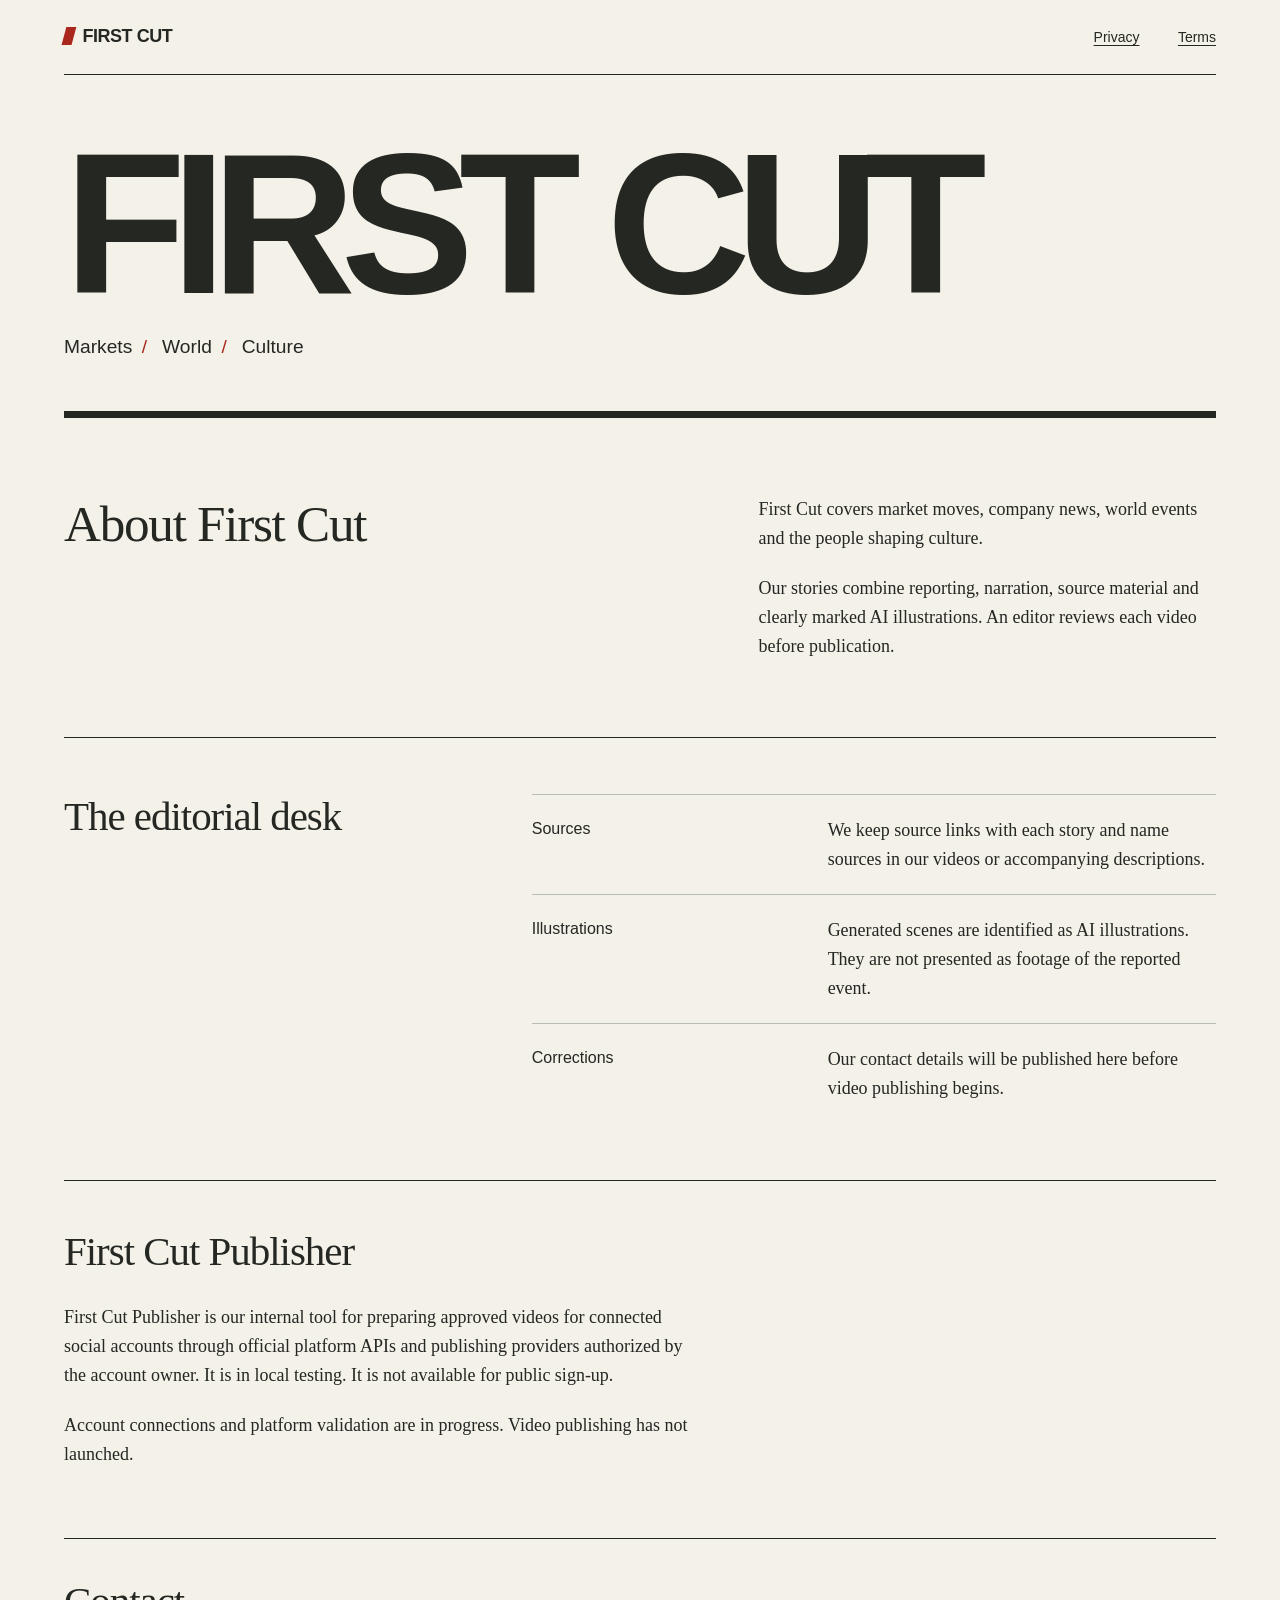
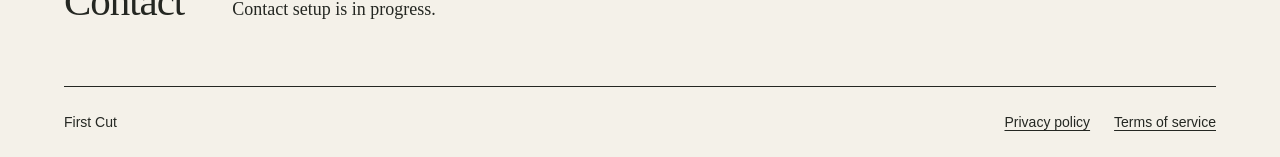
<file: index.html>
<!doctype html>
<html lang="en">
<head>
  <meta charset="utf-8">
  <meta name="viewport" content="width=device-width, initial-scale=1">
  <title>First Cut</title>
  <meta name="description" content="First Cut makes short video stories about markets, world events and culture.">
  <link rel="stylesheet" href="styles.css">
  <link rel="icon" href="icon.svg" type="image/svg+xml">
</head>
<body>
  <a class="skip" href="#main">Skip to content</a>
  <div class="shell">
    <header class="topbar">
      <a class="brand" href="index.html"><span class="brand-mark" aria-hidden="true"></span>FIRST CUT</a>
      <nav aria-label="Main"><a href="privacy.html">Privacy</a><a href="terms.html">Terms</a></nav>
    </header>
    <main id="main">
      <section class="masthead" aria-label="First Cut">
        <h1>FIRST CUT</h1>
        <p class="coverage"><span>Markets</span><span>World</span><span>Culture</span></p>
      </section>
      <section class="intro" aria-labelledby="about">
        <h2 id="about">About First Cut</h2>
        <div><p>First Cut covers market moves, company news, world events and the people shaping culture.</p><p>Our stories combine reporting, narration, source material and clearly marked AI illustrations. An editor reviews each video before publication.</p></div>
      </section>
      <section class="desk" aria-labelledby="editorial">
        <h2 id="editorial">The editorial desk</h2>
        <dl class="desk-list">
          <div><dt>Sources</dt><dd>We keep source links with each story and name sources in our videos or accompanying descriptions.</dd></div>
          <div><dt>Illustrations</dt><dd>Generated scenes are identified as AI illustrations. They are not presented as footage of the reported event.</dd></div>
          <div><dt>Corrections</dt><dd>Our contact details will be published here before video publishing begins.</dd></div>
        </dl>
      </section>
      <section class="publisher" aria-labelledby="publisher">
        <h2 id="publisher">First Cut Publisher</h2>
        <p>First Cut Publisher is our internal tool for preparing approved videos for connected social accounts through official platform APIs and publishing providers authorized by the account owner. It is in local testing. It is not available for public sign-up.</p>
        <p>Account connections and platform validation are in progress. Video publishing has not launched.</p>
      </section>
      <section class="contact" aria-labelledby="contact"><h2 id="contact">Contact</h2><p>Contact setup is in progress.</p></section>
    </main>
    <footer><span>First Cut</span><nav aria-label="Legal"><a href="privacy.html">Privacy policy</a><a href="terms.html">Terms of service</a></nav></footer>
  </div>
</body>
</html>
</file>
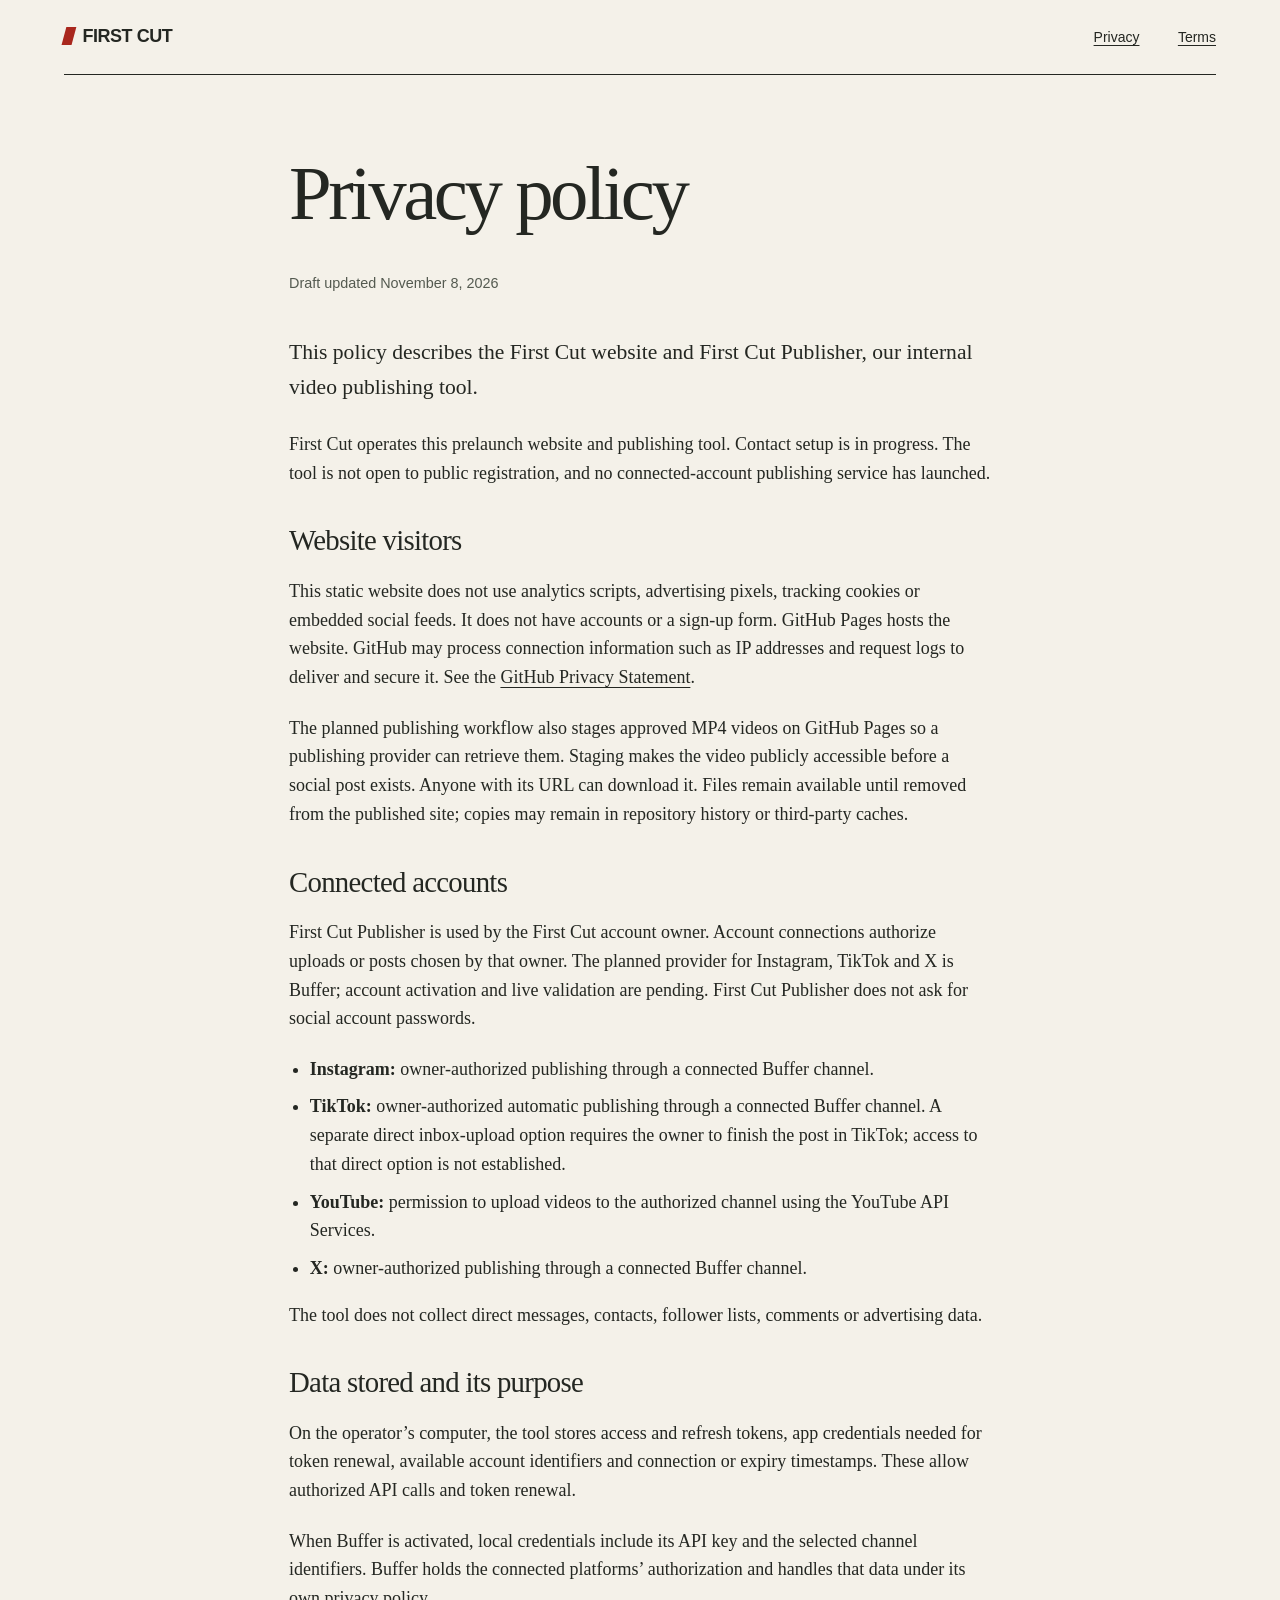
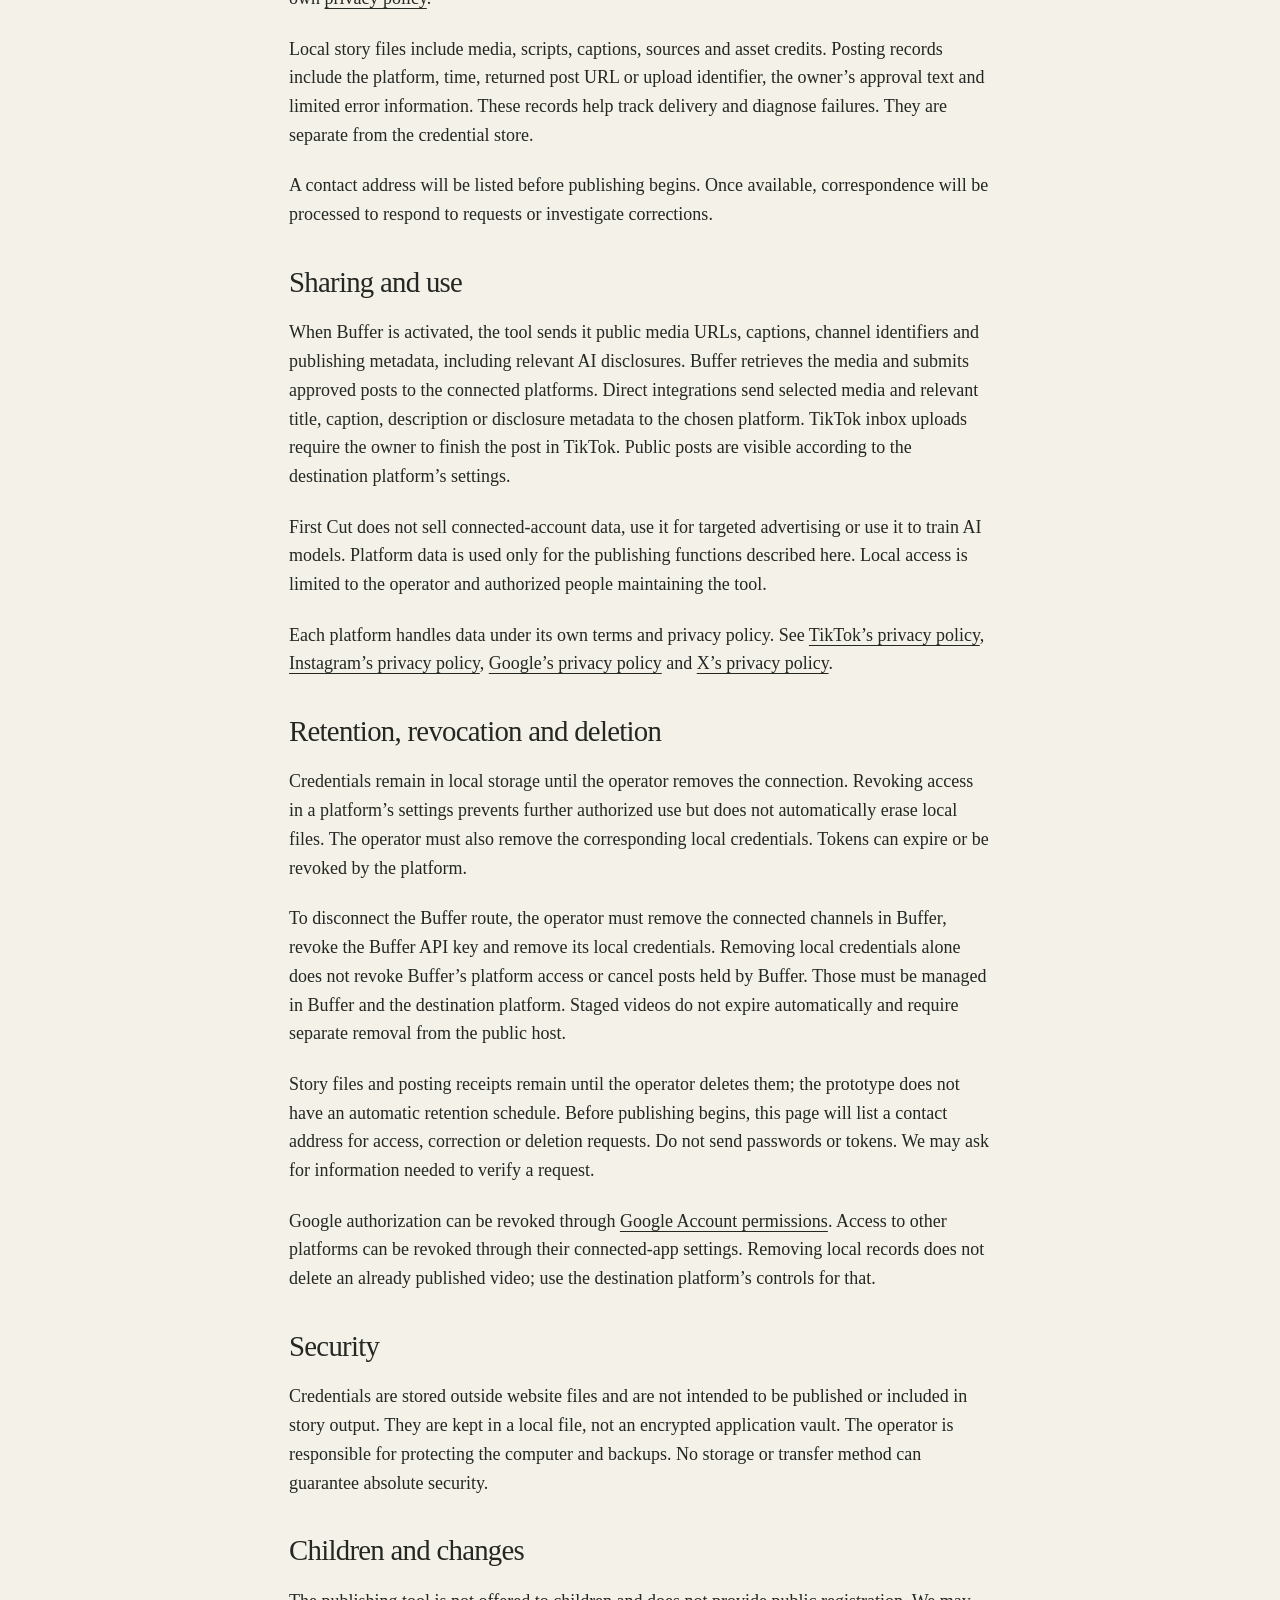
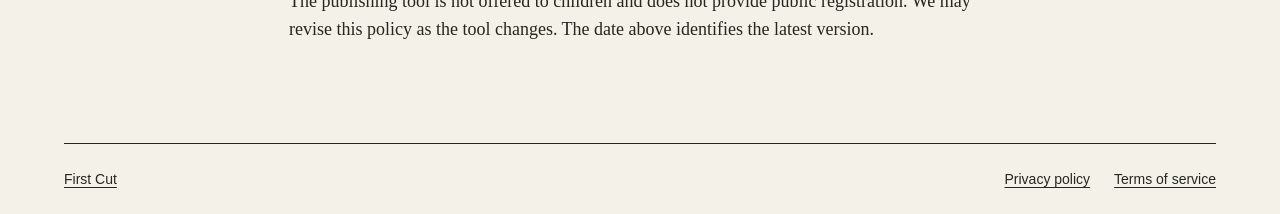
<file: privacy.html>
<!doctype html>
<html lang="en">
<head><meta charset="utf-8"><meta name="viewport" content="width=device-width, initial-scale=1"><title>Privacy policy — First Cut</title><meta name="description" content="How First Cut and First Cut Publisher handle website, connected-account and publishing data."><link rel="stylesheet" href="styles.css"><link rel="icon" href="icon.svg" type="image/svg+xml"></head>
<body>
  <a class="skip" href="#main">Skip to content</a>
  <div class="shell">
    <header class="topbar"><a class="brand" href="index.html"><span class="brand-mark" aria-hidden="true"></span>FIRST CUT</a><nav aria-label="Main"><a href="privacy.html" aria-current="page">Privacy</a><a href="terms.html">Terms</a></nav></header>
    <main class="document" id="main">
      <h1>Privacy policy</h1>
      <p class="date">Draft updated <time datetime="2026-11-08">November 8, 2026</time></p>
      <p class="lead">This policy describes the First Cut website and First Cut Publisher, our internal video publishing tool.</p>
      <p>First Cut operates this prelaunch website and publishing tool. Contact setup is in progress. The tool is not open to public registration, and no connected-account publishing service has launched.</p>
      <h2>Website visitors</h2>
      <p>This static website does not use analytics scripts, advertising pixels, tracking cookies or embedded social feeds. It does not have accounts or a sign-up form. GitHub Pages hosts the website. GitHub may process connection information such as IP addresses and request logs to deliver and secure it. See the <a href="https://docs.github.com/en/site-policy/privacy-policies/github-general-privacy-statement">GitHub Privacy Statement</a>.</p>
      <p>The planned publishing workflow also stages approved MP4 videos on GitHub Pages so a publishing provider can retrieve them. Staging makes the video publicly accessible before a social post exists. Anyone with its URL can download it. Files remain available until removed from the published site; copies may remain in repository history or third-party caches.</p>
      <h2>Connected accounts</h2>
      <p>First Cut Publisher is used by the First Cut account owner. Account connections authorize uploads or posts chosen by that owner. The planned provider for Instagram, TikTok and X is Buffer; account activation and live validation are pending. First Cut Publisher does not ask for social account passwords.</p>
      <ul>
        <li><strong>Instagram:</strong> owner-authorized publishing through a connected Buffer channel.</li>
        <li><strong>TikTok:</strong> owner-authorized automatic publishing through a connected Buffer channel. A separate direct inbox-upload option requires the owner to finish the post in TikTok; access to that direct option is not established.</li>
        <li><strong>YouTube:</strong> permission to upload videos to the authorized channel using the YouTube API Services.</li>
        <li><strong>X:</strong> owner-authorized publishing through a connected Buffer channel.</li>
      </ul>
      <p>The tool does not collect direct messages, contacts, follower lists, comments or advertising data.</p>
      <h2>Data stored and its purpose</h2>
      <p>On the operator’s computer, the tool stores access and refresh tokens, app credentials needed for token renewal, available account identifiers and connection or expiry timestamps. These allow authorized API calls and token renewal.</p>
      <p>When Buffer is activated, local credentials include its API key and the selected channel identifiers. Buffer holds the connected platforms’ authorization and handles that data under its own <a href="https://buffer.com/legal#privacy-policy">privacy policy</a>.</p>
      <p>Local story files include media, scripts, captions, sources and asset credits. Posting records include the platform, time, returned post URL or upload identifier, the owner’s approval text and limited error information. These records help track delivery and diagnose failures. They are separate from the credential store.</p>
      <p>A contact address will be listed before publishing begins. Once available, correspondence will be processed to respond to requests or investigate corrections.</p>
      <h2>Sharing and use</h2>
      <p>When Buffer is activated, the tool sends it public media URLs, captions, channel identifiers and publishing metadata, including relevant AI disclosures. Buffer retrieves the media and submits approved posts to the connected platforms. Direct integrations send selected media and relevant title, caption, description or disclosure metadata to the chosen platform. TikTok inbox uploads require the owner to finish the post in TikTok. Public posts are visible according to the destination platform’s settings.</p>
      <p>First Cut does not sell connected-account data, use it for targeted advertising or use it to train AI models. Platform data is used only for the publishing functions described here. Local access is limited to the operator and authorized people maintaining the tool.</p>
      <p>Each platform handles data under its own terms and privacy policy. See <a href="https://www.tiktok.com/legal/page/us/privacy-policy/en">TikTok’s privacy policy</a>, <a href="https://privacycenter.instagram.com/policy/">Instagram’s privacy policy</a>, <a href="https://policies.google.com/privacy">Google’s privacy policy</a> and <a href="https://x.com/en/privacy">X’s privacy policy</a>.</p>
      <h2>Retention, revocation and deletion</h2>
      <p>Credentials remain in local storage until the operator removes the connection. Revoking access in a platform’s settings prevents further authorized use but does not automatically erase local files. The operator must also remove the corresponding local credentials. Tokens can expire or be revoked by the platform.</p>
      <p>To disconnect the Buffer route, the operator must remove the connected channels in Buffer, revoke the Buffer API key and remove its local credentials. Removing local credentials alone does not revoke Buffer’s platform access or cancel posts held by Buffer. Those must be managed in Buffer and the destination platform. Staged videos do not expire automatically and require separate removal from the public host.</p>
      <p>Story files and posting receipts remain until the operator deletes them; the prototype does not have an automatic retention schedule. Before publishing begins, this page will list a contact address for access, correction or deletion requests. Do not send passwords or tokens. We may ask for information needed to verify a request.</p>
      <p>Google authorization can be revoked through <a href="https://myaccount.google.com/permissions">Google Account permissions</a>. Access to other platforms can be revoked through their connected-app settings. Removing local records does not delete an already published video; use the destination platform’s controls for that.</p>
      <h2>Security</h2>
      <p>Credentials are stored outside website files and are not intended to be published or included in story output. They are kept in a local file, not an encrypted application vault. The operator is responsible for protecting the computer and backups. No storage or transfer method can guarantee absolute security.</p>
      <h2>Children and changes</h2>
      <p>The publishing tool is not offered to children and does not provide public registration. We may revise this policy as the tool changes. The date above identifies the latest version.</p>
    </main>
    <footer><a href="index.html">First Cut</a><nav aria-label="Legal"><a href="privacy.html">Privacy policy</a><a href="terms.html">Terms of service</a></nav></footer>
  </div>
</body></html>
</file>
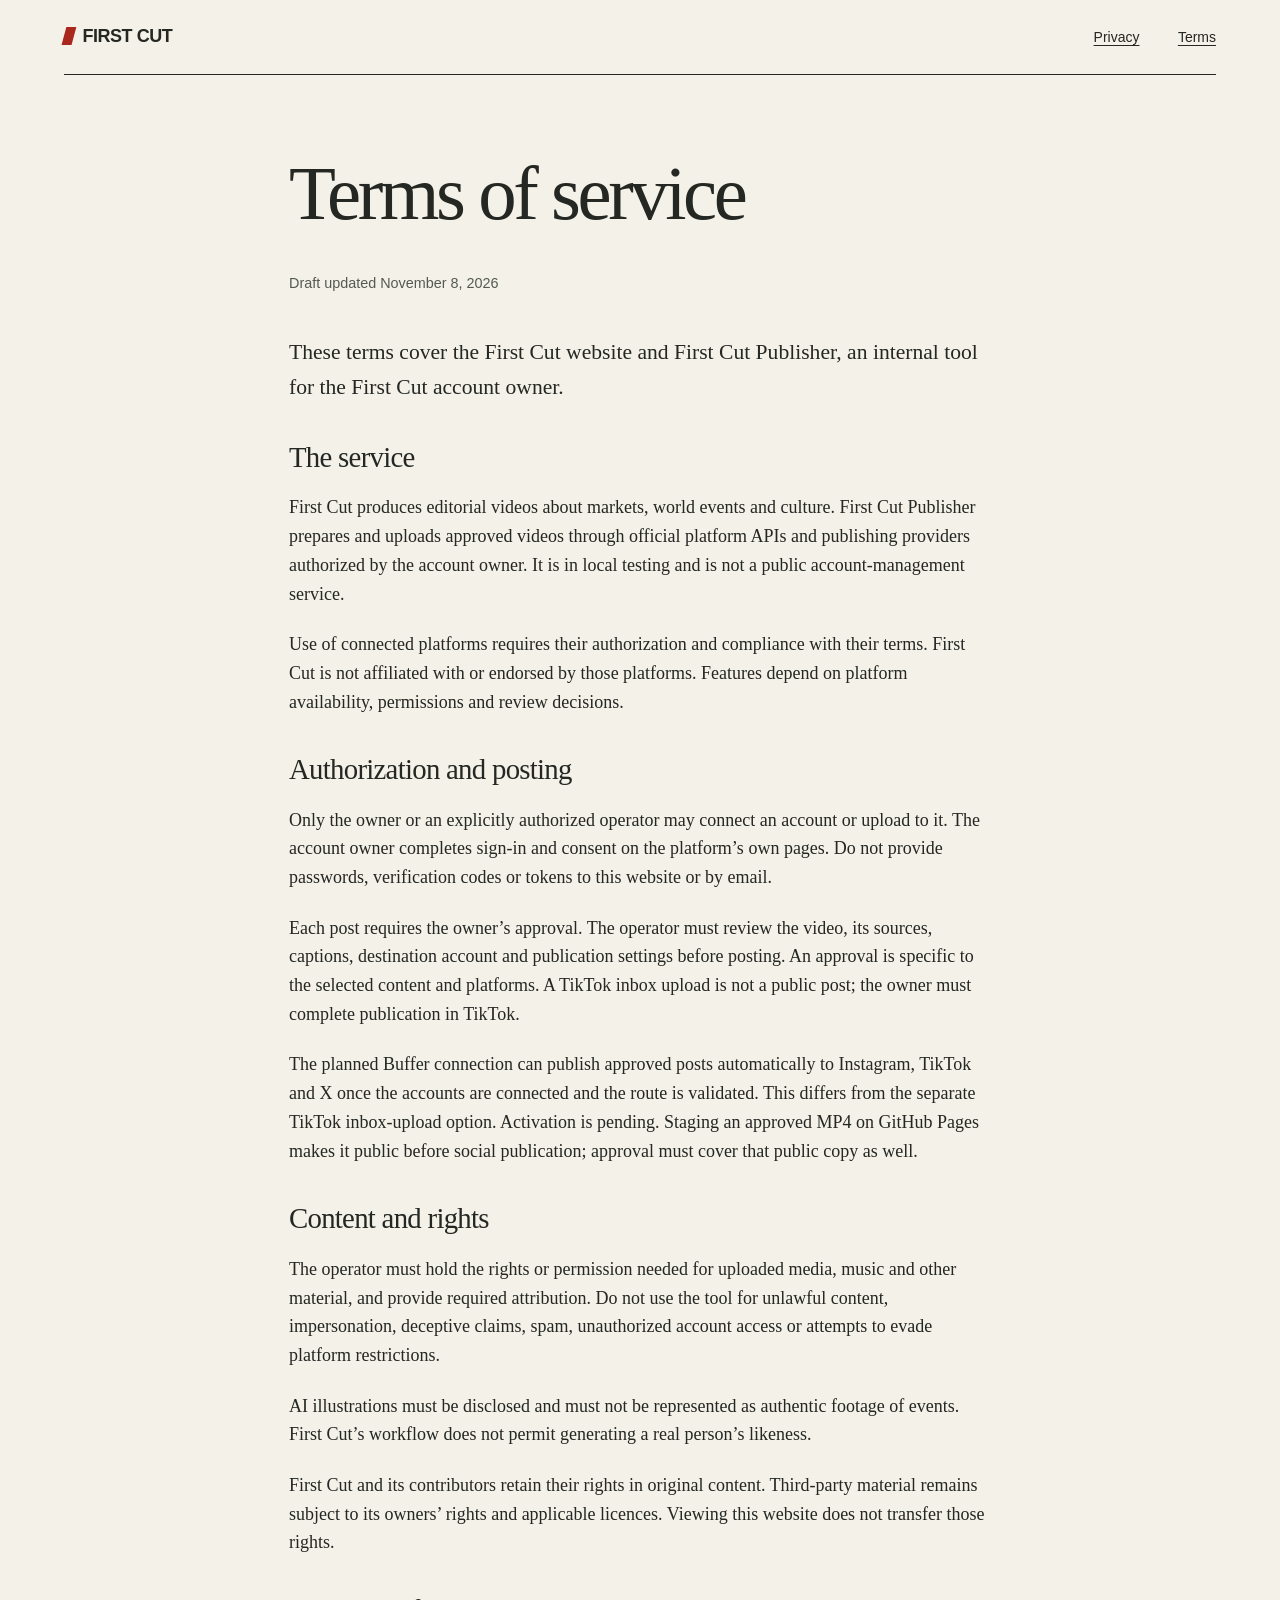
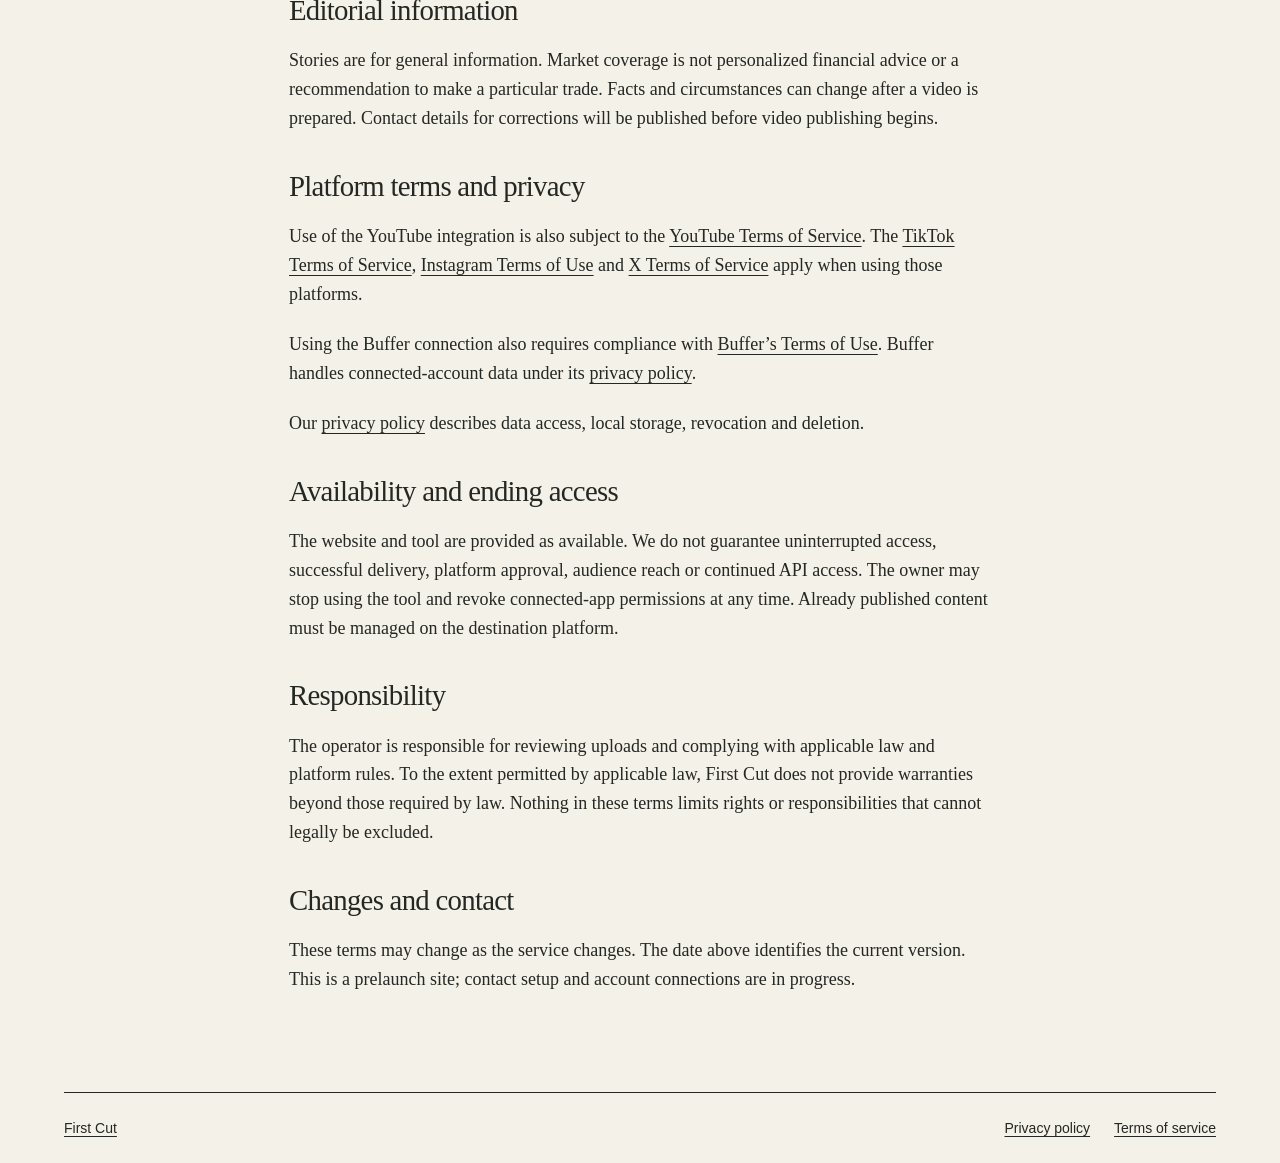
<file: terms.html>
<!doctype html>
<html lang="en">
<head><meta charset="utf-8"><meta name="viewport" content="width=device-width, initial-scale=1"><title>Terms of service — First Cut</title><meta name="description" content="Terms for the First Cut website and its internal publishing tool."><link rel="stylesheet" href="styles.css"><link rel="icon" href="icon.svg" type="image/svg+xml"></head>
<body>
  <a class="skip" href="#main">Skip to content</a>
  <div class="shell">
    <header class="topbar"><a class="brand" href="index.html"><span class="brand-mark" aria-hidden="true"></span>FIRST CUT</a><nav aria-label="Main"><a href="privacy.html">Privacy</a><a href="terms.html" aria-current="page">Terms</a></nav></header>
    <main class="document" id="main">
      <h1>Terms of service</h1>
      <p class="date">Draft updated <time datetime="2026-11-08">November 8, 2026</time></p>
      <p class="lead">These terms cover the First Cut website and First Cut Publisher, an internal tool for the First Cut account owner.</p>
      <h2>The service</h2>
      <p>First Cut produces editorial videos about markets, world events and culture. First Cut Publisher prepares and uploads approved videos through official platform APIs and publishing providers authorized by the account owner. It is in local testing and is not a public account-management service.</p>
      <p>Use of connected platforms requires their authorization and compliance with their terms. First Cut is not affiliated with or endorsed by those platforms. Features depend on platform availability, permissions and review decisions.</p>
      <h2>Authorization and posting</h2>
      <p>Only the owner or an explicitly authorized operator may connect an account or upload to it. The account owner completes sign-in and consent on the platform’s own pages. Do not provide passwords, verification codes or tokens to this website or by email.</p>
      <p>Each post requires the owner’s approval. The operator must review the video, its sources, captions, destination account and publication settings before posting. An approval is specific to the selected content and platforms. A TikTok inbox upload is not a public post; the owner must complete publication in TikTok.</p>
      <p>The planned Buffer connection can publish approved posts automatically to Instagram, TikTok and X once the accounts are connected and the route is validated. This differs from the separate TikTok inbox-upload option. Activation is pending. Staging an approved MP4 on GitHub Pages makes it public before social publication; approval must cover that public copy as well.</p>
      <h2>Content and rights</h2>
      <p>The operator must hold the rights or permission needed for uploaded media, music and other material, and provide required attribution. Do not use the tool for unlawful content, impersonation, deceptive claims, spam, unauthorized account access or attempts to evade platform restrictions.</p>
      <p>AI illustrations must be disclosed and must not be represented as authentic footage of events. First Cut’s workflow does not permit generating a real person’s likeness.</p>
      <p>First Cut and its contributors retain their rights in original content. Third-party material remains subject to its owners’ rights and applicable licences. Viewing this website does not transfer those rights.</p>
      <h2>Editorial information</h2>
      <p>Stories are for general information. Market coverage is not personalized financial advice or a recommendation to make a particular trade. Facts and circumstances can change after a video is prepared. Contact details for corrections will be published before video publishing begins.</p>
      <h2>Platform terms and privacy</h2>
      <p>Use of the YouTube integration is also subject to the <a href="https://www.youtube.com/t/terms">YouTube Terms of Service</a>. The <a href="https://www.tiktok.com/legal/page/us/terms-of-service/en">TikTok Terms of Service</a>, <a href="https://help.instagram.com/581066165581870">Instagram Terms of Use</a> and <a href="https://x.com/en/tos">X Terms of Service</a> apply when using those platforms.</p>
      <p>Using the Buffer connection also requires compliance with <a href="https://buffer.com/legal">Buffer’s Terms of Use</a>. Buffer handles connected-account data under its <a href="https://buffer.com/legal#privacy-policy">privacy policy</a>.</p>
      <p>Our <a href="privacy.html">privacy policy</a> describes data access, local storage, revocation and deletion.</p>
      <h2>Availability and ending access</h2>
      <p>The website and tool are provided as available. We do not guarantee uninterrupted access, successful delivery, platform approval, audience reach or continued API access. The owner may stop using the tool and revoke connected-app permissions at any time. Already published content must be managed on the destination platform.</p>
      <h2>Responsibility</h2>
      <p>The operator is responsible for reviewing uploads and complying with applicable law and platform rules. To the extent permitted by applicable law, First Cut does not provide warranties beyond those required by law. Nothing in these terms limits rights or responsibilities that cannot legally be excluded.</p>
      <h2>Changes and contact</h2>
      <p>These terms may change as the service changes. The date above identifies the current version. This is a prelaunch site; contact setup and account connections are in progress.</p>
    </main>
    <footer><a href="index.html">First Cut</a><nav aria-label="Legal"><a href="privacy.html">Privacy policy</a><a href="terms.html">Terms of service</a></nav></footer>
  </div>
</body></html>
</file>
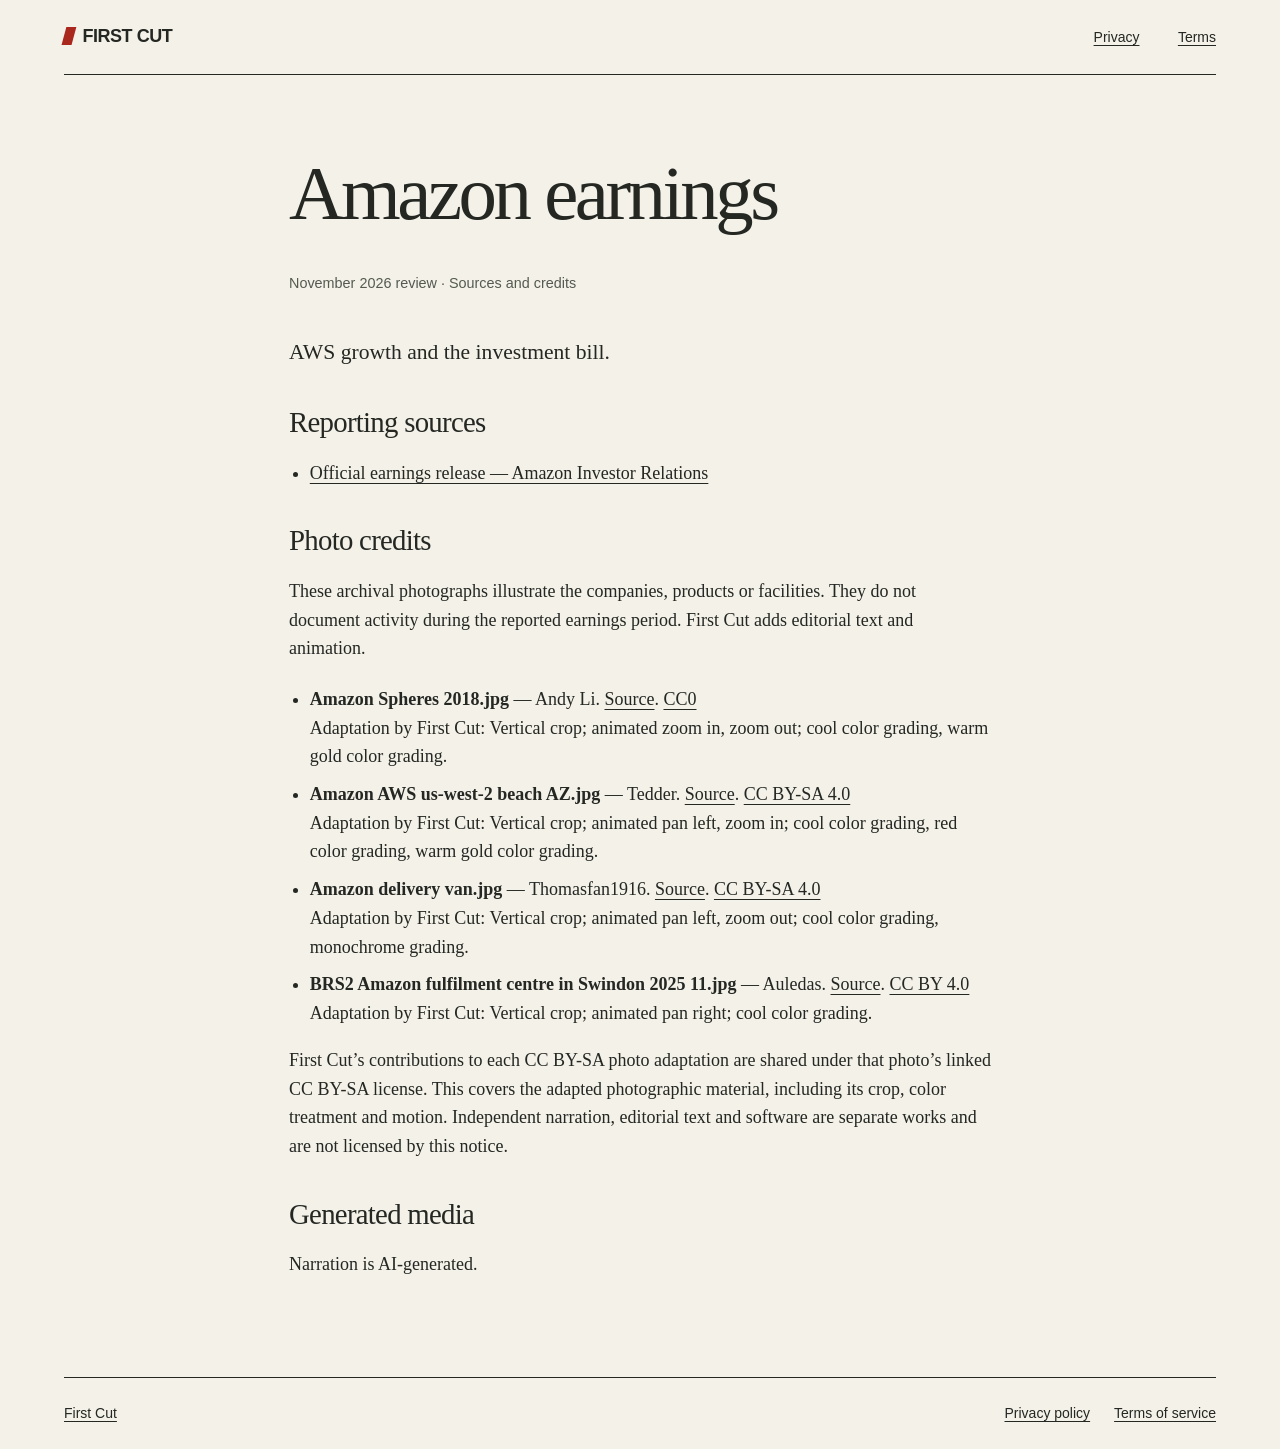
<file: credits/amazon.html>
<!doctype html>
<html lang="en">
<head><meta charset="utf-8"><meta name="viewport" content="width=device-width, initial-scale=1"><title>Amazon earnings sources and credits — First Cut</title><meta name="description" content="Sources, photo attribution and AI disclosures for First Cut’s Amazon earnings review."><link rel="stylesheet" href="../styles.css"><link rel="icon" href="../icon.svg" type="image/svg+xml"></head>
<body>
  <a class="skip" href="#main">Skip to content</a>
  <div class="shell">
    <header class="topbar"><a class="brand" href="../index.html"><span class="brand-mark" aria-hidden="true"></span>FIRST CUT</a><nav aria-label="Main"><a href="../privacy.html">Privacy</a><a href="../terms.html">Terms</a></nav></header>
    <main class="document" id="main">
      <h1>Amazon earnings</h1>
      <p class="date">November 2026 review · Sources and credits</p>
      <p class="lead">AWS growth and the investment bill.</p>
      <h2>Reporting sources</h2>
      <ul>
      <li><a href="https://ir.aboutamazon.com/news-release/news-release-details/2026/Amazon-com-Announces-Third-Quarter-Results/default.aspx">Official earnings release — Amazon Investor Relations</a></li>
      </ul>
      <h2>Photo credits</h2>
      <p>These archival photographs illustrate the companies, products or facilities. They do not document activity during the reported earnings period. First Cut adds editorial text and animation.</p>
      <ul>
      <li><strong>Amazon Spheres 2018.jpg</strong> — Andy Li. <a href="https://commons.wikimedia.org/wiki/File:Amazon_Spheres_2018.jpg">Source</a>. <a href="http://creativecommons.org/publicdomain/zero/1.0/deed.en">CC0</a><br>Adaptation by First Cut: Vertical crop; animated zoom in, zoom out; cool color grading, warm gold color grading.</li>
      <li><strong>Amazon AWS us-west-2 beach AZ.jpg</strong> — Tedder. <a href="https://commons.wikimedia.org/wiki/File:Amazon_AWS_us-west-2_beach_AZ.jpg">Source</a>. <a href="https://creativecommons.org/licenses/by-sa/4.0">CC BY-SA 4.0</a><br>Adaptation by First Cut: Vertical crop; animated pan left, zoom in; cool color grading, red color grading, warm gold color grading.</li>
      <li><strong>Amazon delivery van.jpg</strong> — Thomasfan1916. <a href="https://commons.wikimedia.org/wiki/File:Amazon_delivery_van.jpg">Source</a>. <a href="https://creativecommons.org/licenses/by-sa/4.0">CC BY-SA 4.0</a><br>Adaptation by First Cut: Vertical crop; animated pan left, zoom out; cool color grading, monochrome grading.</li>
      <li><strong>BRS2 Amazon fulfilment centre in Swindon 2025 11.jpg</strong> — Auledas. <a href="https://commons.wikimedia.org/wiki/File:BRS2_Amazon_fulfilment_centre_in_Swindon_2025_11.jpg">Source</a>. <a href="https://creativecommons.org/licenses/by/4.0">CC BY 4.0</a><br>Adaptation by First Cut: Vertical crop; animated pan right; cool color grading.</li>
      </ul>
      <p>First Cut’s contributions to each CC BY-SA photo adaptation are shared under that photo’s linked CC BY-SA license. This covers the adapted photographic material, including its crop, color treatment and motion. Independent narration, editorial text and software are separate works and are not licensed by this notice.</p>
      <h2>Generated media</h2>
      <p>Narration is AI-generated.</p>
    </main>
    <footer><a href="../index.html">First Cut</a><nav aria-label="Legal"><a href="../privacy.html">Privacy policy</a><a href="../terms.html">Terms of service</a></nav></footer>
  </div>
</body>
</html>
</file>
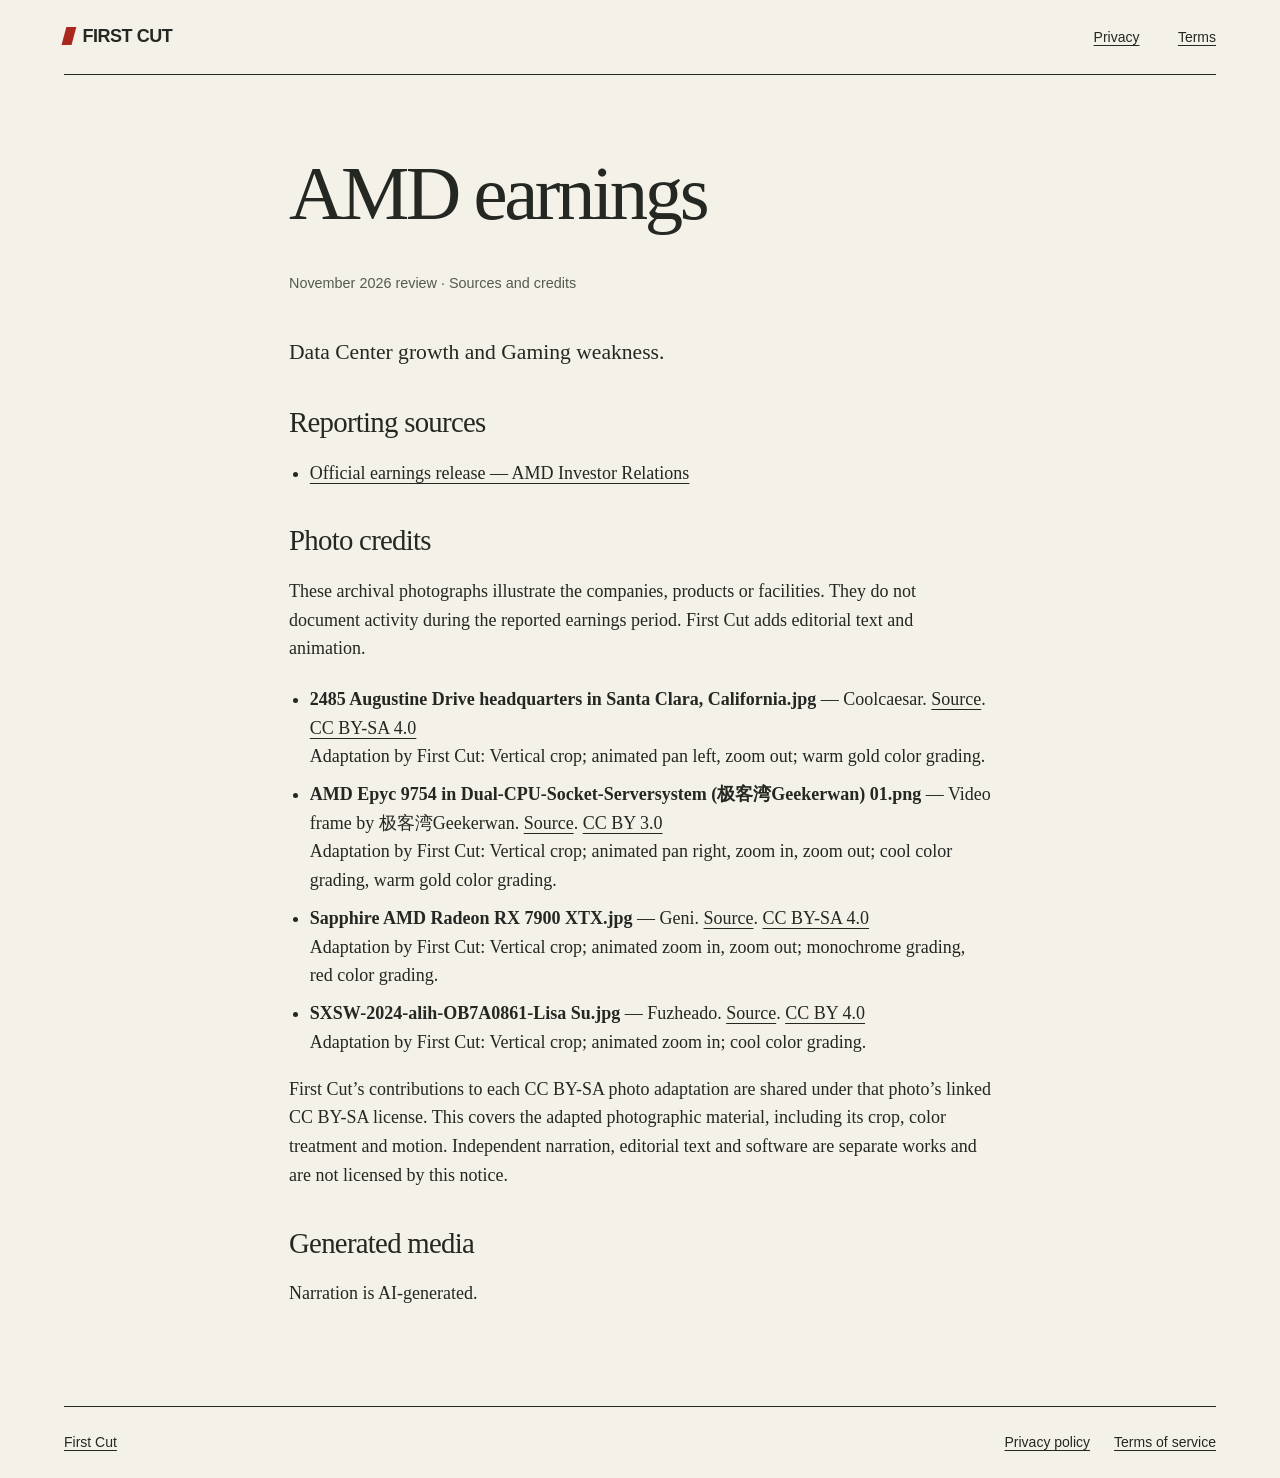
<file: credits/amd.html>
<!doctype html>
<html lang="en">
<head><meta charset="utf-8"><meta name="viewport" content="width=device-width, initial-scale=1"><title>AMD earnings sources and credits — First Cut</title><meta name="description" content="Sources, photo attribution and AI disclosures for First Cut’s AMD earnings review."><link rel="stylesheet" href="../styles.css"><link rel="icon" href="../icon.svg" type="image/svg+xml"></head>
<body>
  <a class="skip" href="#main">Skip to content</a>
  <div class="shell">
    <header class="topbar"><a class="brand" href="../index.html"><span class="brand-mark" aria-hidden="true"></span>FIRST CUT</a><nav aria-label="Main"><a href="../privacy.html">Privacy</a><a href="../terms.html">Terms</a></nav></header>
    <main class="document" id="main">
      <h1>AMD earnings</h1>
      <p class="date">November 2026 review · Sources and credits</p>
      <p class="lead">Data Center growth and Gaming weakness.</p>
      <h2>Reporting sources</h2>
      <ul>
      <li><a href="https://ir.amd.com/news-events/press-releases/detail/1303/amd-reports-third-quarter-2026-financial-results">Official earnings release — AMD Investor Relations</a></li>
      </ul>
      <h2>Photo credits</h2>
      <p>These archival photographs illustrate the companies, products or facilities. They do not document activity during the reported earnings period. First Cut adds editorial text and animation.</p>
      <ul>
      <li><strong>2485 Augustine Drive headquarters in Santa Clara, California.jpg</strong> — Coolcaesar. <a href="https://commons.wikimedia.org/wiki/File:2485_Augustine_Drive_headquarters_in_Santa_Clara,_California.jpg">Source</a>. <a href="https://creativecommons.org/licenses/by-sa/4.0">CC BY-SA 4.0</a><br>Adaptation by First Cut: Vertical crop; animated pan left, zoom out; warm gold color grading.</li>
      <li><strong>AMD Epyc 9754 in Dual-CPU-Socket-Serversystem (极客湾Geekerwan) 01.png</strong> — Video frame by 极客湾Geekerwan. <a href="https://commons.wikimedia.org/wiki/File:AMD_Epyc_9754_in_Dual-CPU-Socket-Serversystem_(%E6%9E%81%E5%AE%A2%E6%B9%BEGeekerwan)_01.png">Source</a>. <a href="https://creativecommons.org/licenses/by/3.0">CC BY 3.0</a><br>Adaptation by First Cut: Vertical crop; animated pan right, zoom in, zoom out; cool color grading, warm gold color grading.</li>
      <li><strong>Sapphire AMD Radeon RX 7900 XTX.jpg</strong> — Geni. <a href="https://commons.wikimedia.org/wiki/File:Sapphire_AMD_Radeon_RX_7900_XTX.jpg">Source</a>. <a href="https://creativecommons.org/licenses/by-sa/4.0">CC BY-SA 4.0</a><br>Adaptation by First Cut: Vertical crop; animated zoom in, zoom out; monochrome grading, red color grading.</li>
      <li><strong>SXSW-2024-alih-OB7A0861-Lisa Su.jpg</strong> — Fuzheado. <a href="https://commons.wikimedia.org/wiki/File:SXSW-2024-alih-OB7A0861-Lisa_Su.jpg">Source</a>. <a href="https://creativecommons.org/licenses/by/4.0">CC BY 4.0</a><br>Adaptation by First Cut: Vertical crop; animated zoom in; cool color grading.</li>
      </ul>
      <p>First Cut’s contributions to each CC BY-SA photo adaptation are shared under that photo’s linked CC BY-SA license. This covers the adapted photographic material, including its crop, color treatment and motion. Independent narration, editorial text and software are separate works and are not licensed by this notice.</p>
      <h2>Generated media</h2>
      <p>Narration is AI-generated.</p>
    </main>
    <footer><a href="../index.html">First Cut</a><nav aria-label="Legal"><a href="../privacy.html">Privacy policy</a><a href="../terms.html">Terms of service</a></nav></footer>
  </div>
</body>
</html>
</file>
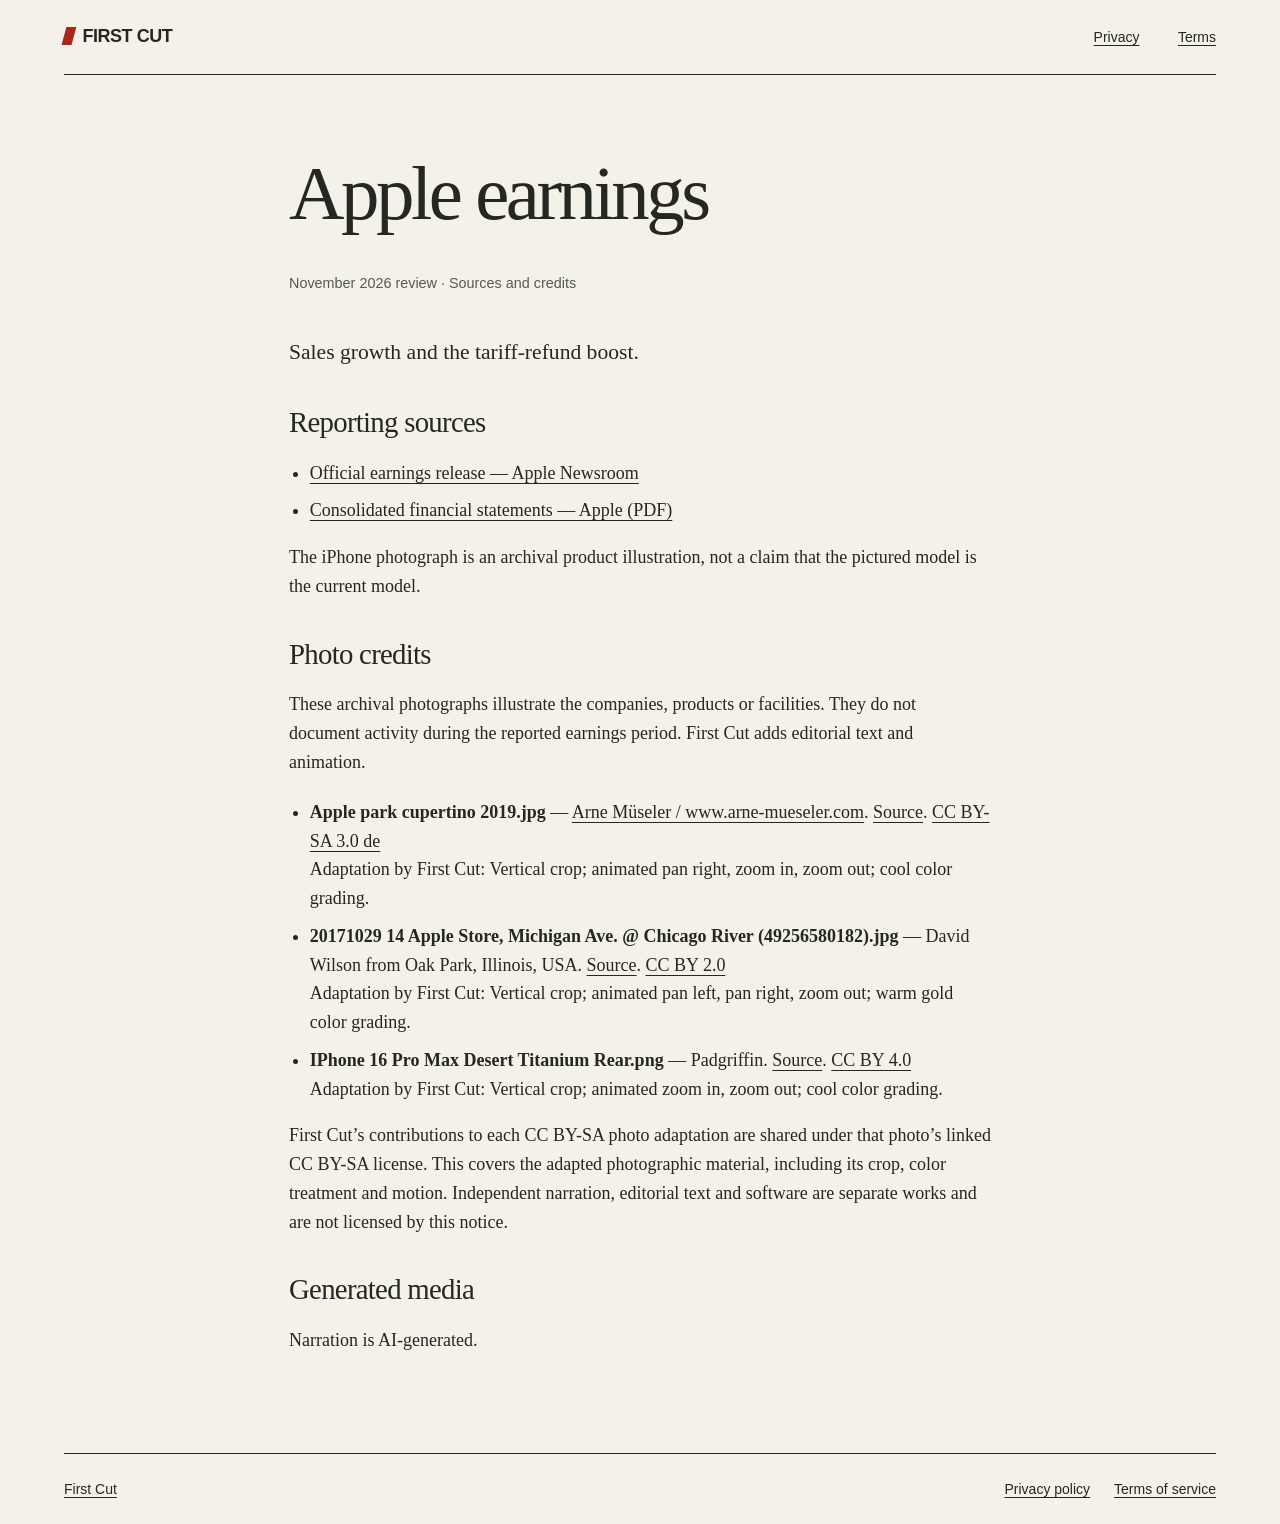
<file: credits/apple.html>
<!doctype html>
<html lang="en">
<head><meta charset="utf-8"><meta name="viewport" content="width=device-width, initial-scale=1"><title>Apple earnings sources and credits — First Cut</title><meta name="description" content="Sources, photo attribution and AI disclosures for First Cut’s Apple earnings review."><link rel="stylesheet" href="../styles.css"><link rel="icon" href="../icon.svg" type="image/svg+xml"></head>
<body>
  <a class="skip" href="#main">Skip to content</a>
  <div class="shell">
    <header class="topbar"><a class="brand" href="../index.html"><span class="brand-mark" aria-hidden="true"></span>FIRST CUT</a><nav aria-label="Main"><a href="../privacy.html">Privacy</a><a href="../terms.html">Terms</a></nav></header>
    <main class="document" id="main">
      <h1>Apple earnings</h1>
      <p class="date">November 2026 review · Sources and credits</p>
      <p class="lead">Sales growth and the tariff-refund boost.</p>
      <h2>Reporting sources</h2>
      <ul>
      <li><a href="https://www.apple.com/newsroom/2026/11/apple-reports-fourth-quarter-results/">Official earnings release — Apple Newsroom</a></li>
      <li><a href="https://www.apple.com/newsroom/pdfs/fy2026q4/FY26_Q4_Consolidated_Financial_Statements.pdf">Consolidated financial statements — Apple (PDF)</a></li>
      </ul>
      <p>The iPhone photograph is an archival product illustration, not a claim that the pictured model is the current model.</p>
      <h2>Photo credits</h2>
      <p>These archival photographs illustrate the companies, products or facilities. They do not document activity during the reported earnings period. First Cut adds editorial text and animation.</p>
      <ul>
      <li><strong>Apple park cupertino 2019.jpg</strong> — <a href="https://www.arne-mueseler.com/">Arne Müseler / www.arne-mueseler.com</a>. <a href="https://commons.wikimedia.org/wiki/File:Apple_park_cupertino_2019.jpg">Source</a>. <a href="https://creativecommons.org/licenses/by-sa/3.0/de/deed.en">CC BY-SA 3.0 de</a><br>Adaptation by First Cut: Vertical crop; animated pan right, zoom in, zoom out; cool color grading.</li>
      <li><strong>20171029 14 Apple Store, Michigan Ave. @ Chicago River (49256580182).jpg</strong> — David Wilson from Oak Park, Illinois, USA. <a href="https://commons.wikimedia.org/wiki/File:20171029_14_Apple_Store,_Michigan_Ave._@_Chicago_River_(49256580182).jpg">Source</a>. <a href="https://creativecommons.org/licenses/by/2.0">CC BY 2.0</a><br>Adaptation by First Cut: Vertical crop; animated pan left, pan right, zoom out; warm gold color grading.</li>
      <li><strong>IPhone 16 Pro Max Desert Titanium Rear.png</strong> — Padgriffin. <a href="https://commons.wikimedia.org/wiki/File:IPhone_16_Pro_Max_Desert_Titanium_Rear.png">Source</a>. <a href="https://creativecommons.org/licenses/by/4.0">CC BY 4.0</a><br>Adaptation by First Cut: Vertical crop; animated zoom in, zoom out; cool color grading.</li>
      </ul>
      <p>First Cut’s contributions to each CC BY-SA photo adaptation are shared under that photo’s linked CC BY-SA license. This covers the adapted photographic material, including its crop, color treatment and motion. Independent narration, editorial text and software are separate works and are not licensed by this notice.</p>
      <h2>Generated media</h2>
      <p>Narration is AI-generated.</p>
    </main>
    <footer><a href="../index.html">First Cut</a><nav aria-label="Legal"><a href="../privacy.html">Privacy policy</a><a href="../terms.html">Terms of service</a></nav></footer>
  </div>
</body>
</html>
</file>
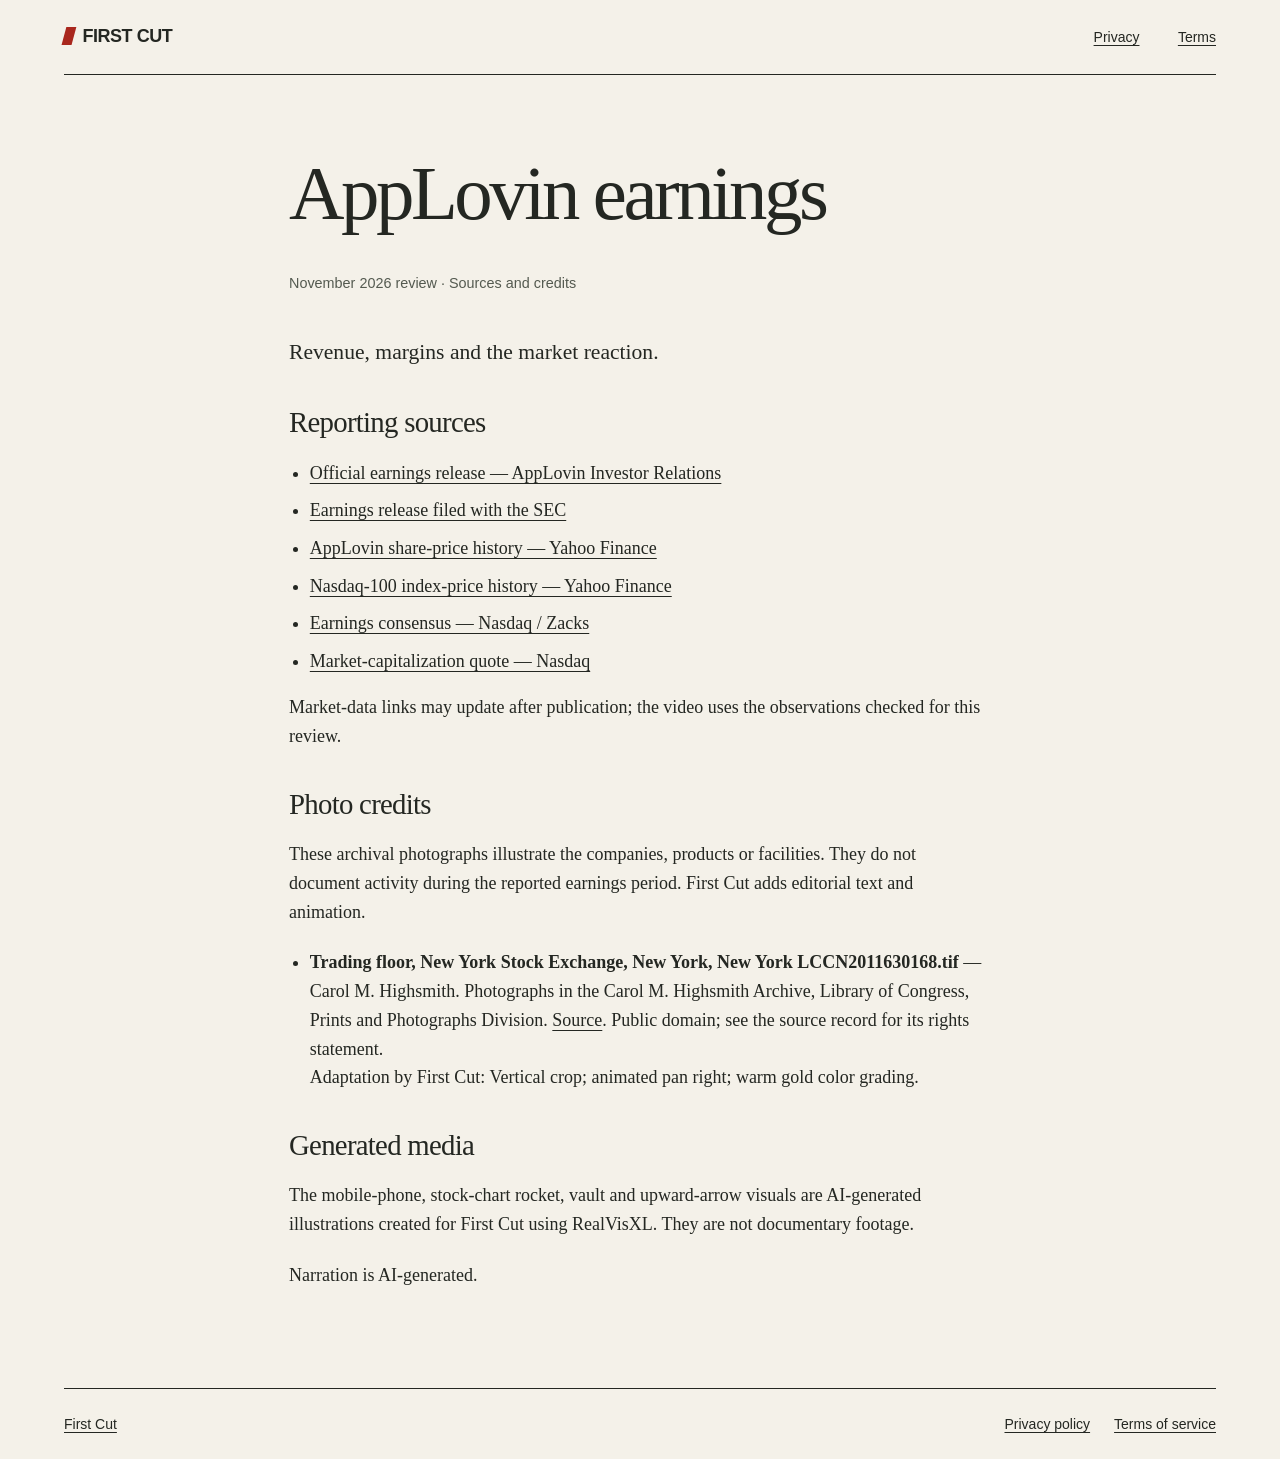
<file: credits/applovin.html>
<!doctype html>
<html lang="en">
<head><meta charset="utf-8"><meta name="viewport" content="width=device-width, initial-scale=1"><title>AppLovin earnings sources and credits — First Cut</title><meta name="description" content="Sources, photo attribution and AI disclosures for First Cut’s AppLovin earnings review."><link rel="stylesheet" href="../styles.css"><link rel="icon" href="../icon.svg" type="image/svg+xml"></head>
<body>
  <a class="skip" href="#main">Skip to content</a>
  <div class="shell">
    <header class="topbar"><a class="brand" href="../index.html"><span class="brand-mark" aria-hidden="true"></span>FIRST CUT</a><nav aria-label="Main"><a href="../privacy.html">Privacy</a><a href="../terms.html">Terms</a></nav></header>
    <main class="document" id="main">
      <h1>AppLovin earnings</h1>
      <p class="date">November 2026 review · Sources and credits</p>
      <p class="lead">Revenue, margins and the market reaction.</p>
      <h2>Reporting sources</h2>
      <ul>
      <li><a href="https://investors.applovin.com/news/news-details/2026/AppLovin-Announces-Third-Quarter-2026-Financial-Results/default.aspx">Official earnings release — AppLovin Investor Relations</a></li>
      <li><a href="https://www.sec.gov/Archives/edgar/data/1751008/000175100826000068/exhibit991-3q26earningspre.htm">Earnings release filed with the SEC</a></li>
      <li><a href="https://query1.finance.yahoo.com/v8/finance/chart/APP?range=3mo&amp;interval=1d">AppLovin share-price history — Yahoo Finance</a></li>
      <li><a href="https://query1.finance.yahoo.com/v8/finance/chart/%5ENDX?range=1mo&amp;interval=1d">Nasdaq-100 index-price history — Yahoo Finance</a></li>
      <li><a href="https://api.nasdaq.com/api/company/APP/earnings-surprise">Earnings consensus — Nasdaq / Zacks</a></li>
      <li><a href="https://api.nasdaq.com/api/quote/APP/summary?assetclass=stocks">Market-capitalization quote — Nasdaq</a></li>
      </ul>
      <p>Market-data links may update after publication; the video uses the observations checked for this review.</p>
      <h2>Photo credits</h2>
      <p>These archival photographs illustrate the companies, products or facilities. They do not document activity during the reported earnings period. First Cut adds editorial text and animation.</p>
      <ul>
      <li><strong>Trading floor, New York Stock Exchange, New York, New York LCCN2011630168.tif</strong> — Carol M. Highsmith. Photographs in the Carol M. Highsmith Archive, Library of Congress, Prints and Photographs Division. <a href="https://commons.wikimedia.org/wiki/File:Trading_floor,_New_York_Stock_Exchange,_New_York,_New_York_LCCN2011630168.tif">Source</a>. Public domain; see the source record for its rights statement.<br>Adaptation by First Cut: Vertical crop; animated pan right; warm gold color grading.</li>
      </ul>
      <h2>Generated media</h2>
      <p>The mobile-phone, stock-chart rocket, vault and upward-arrow visuals are AI-generated illustrations created for First Cut using RealVisXL. They are not documentary footage.</p>
      <p>Narration is AI-generated.</p>
    </main>
    <footer><a href="../index.html">First Cut</a><nav aria-label="Legal"><a href="../privacy.html">Privacy policy</a><a href="../terms.html">Terms of service</a></nav></footer>
  </div>
</body>
</html>
</file>
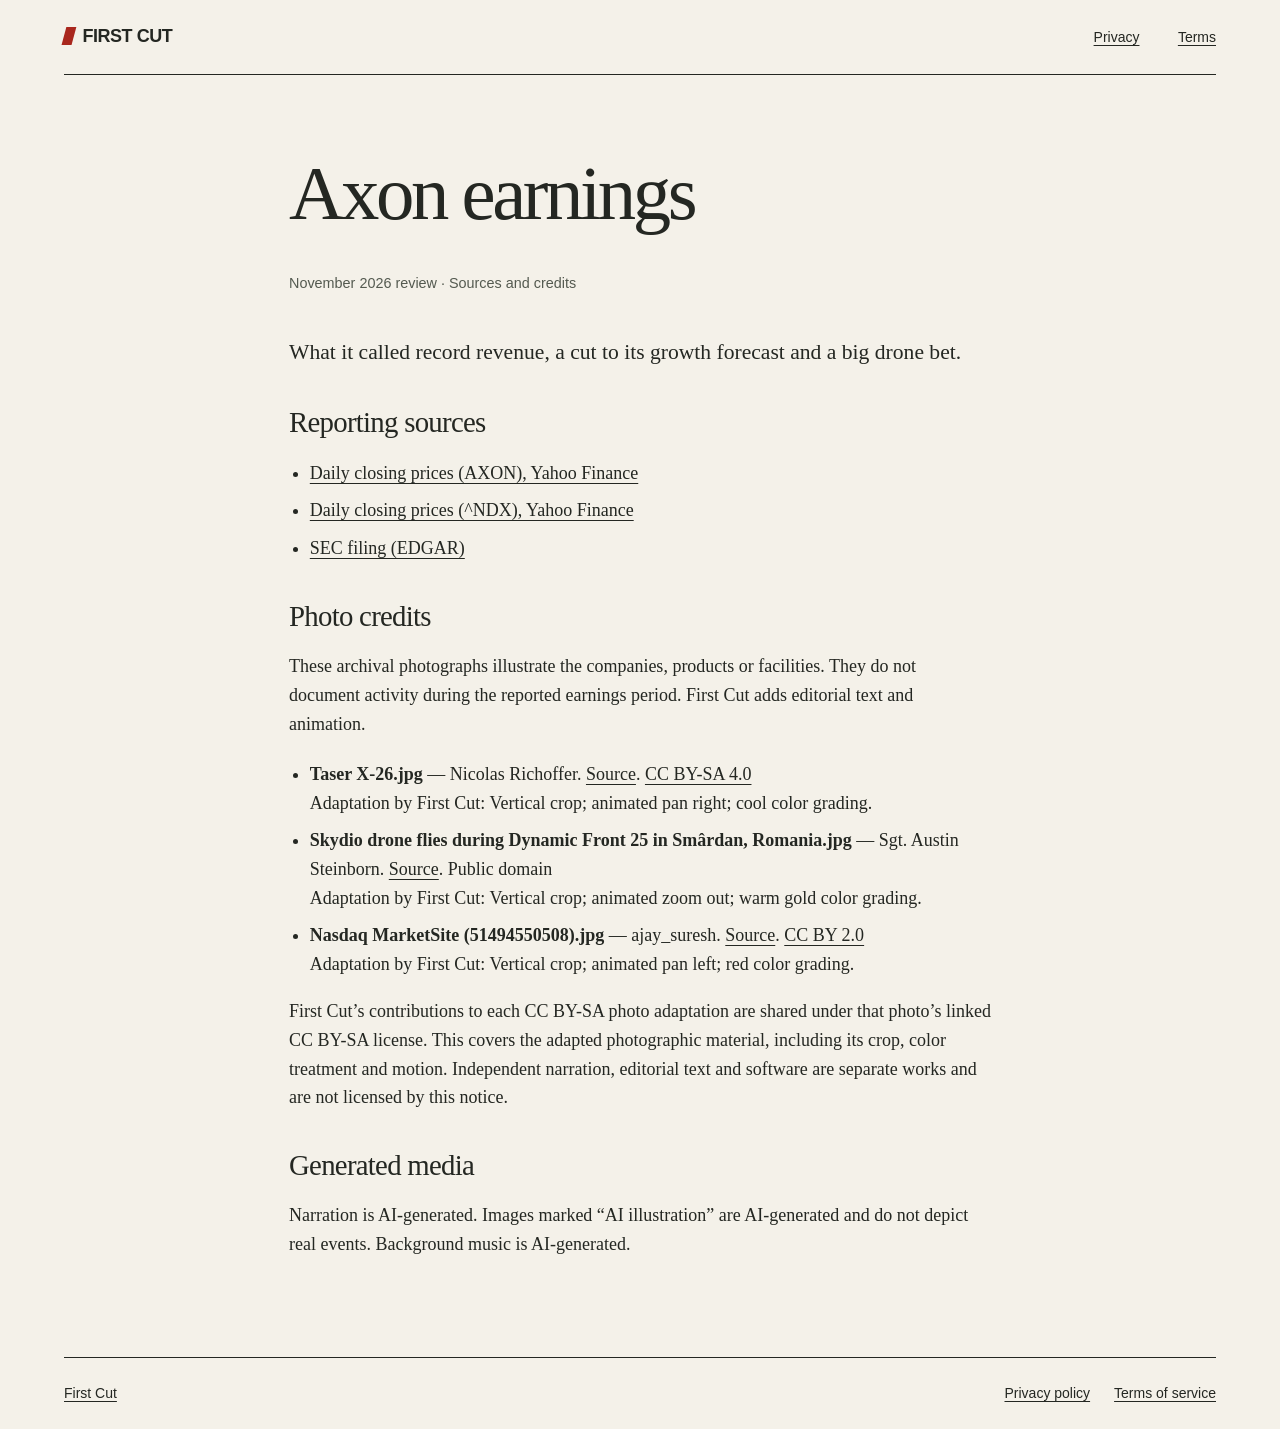
<file: credits/axon.html>
<!doctype html>
<html lang="en">
<head><meta charset="utf-8"><meta name="viewport" content="width=device-width, initial-scale=1"><title>Axon earnings sources and credits — First Cut</title><meta name="description" content="Sources, photo attribution and AI disclosures for First Cut’s Axon earnings review."><link rel="stylesheet" href="../styles.css"><link rel="icon" href="../icon.svg" type="image/svg+xml"></head>
<body>
  <a class="skip" href="#main">Skip to content</a>
  <div class="shell">
    <header class="topbar"><a class="brand" href="../index.html"><span class="brand-mark" aria-hidden="true"></span>FIRST CUT</a><nav aria-label="Main"><a href="../privacy.html">Privacy</a><a href="../terms.html">Terms</a></nav></header>
    <main class="document" id="main">
      <h1>Axon earnings</h1>
      <p class="date">November 2026 review · Sources and credits</p>
      <p class="lead">What it called record revenue, a cut to its growth forecast and a big drone bet.</p>
      <h2>Reporting sources</h2>
      <ul>
      <li><a href="https://query1.finance.yahoo.com/v8/finance/chart/AXON?range=3mo&amp;interval=1d">Daily closing prices (AXON), Yahoo Finance</a></li>
      <li><a href="https://query1.finance.yahoo.com/v8/finance/chart/%5ENDX?range=1mo&amp;interval=1d">Daily closing prices (^NDX), Yahoo Finance</a></li>
      <li><a href="https://www.sec.gov/Archives/edgar/data/1069183/000162828026071086/axon-20261105xex991.htm">SEC filing (EDGAR)</a></li>
      </ul>
      <h2>Photo credits</h2>
      <p>These archival photographs illustrate the companies, products or facilities. They do not document activity during the reported earnings period. First Cut adds editorial text and animation.</p>
      <ul>
      <li><strong>Taser X-26.jpg</strong> — Nicolas Richoffer. <a href="https://commons.wikimedia.org/wiki/File:Taser_X-26.jpg">Source</a>. <a href="https://creativecommons.org/licenses/by-sa/4.0">CC BY-SA 4.0</a><br>Adaptation by First Cut: Vertical crop; animated pan right; cool color grading.</li>
      <li><strong>Skydio drone flies during Dynamic Front 25 in Smârdan, Romania.jpg</strong> — Sgt. Austin Steinborn. <a href="https://commons.wikimedia.org/wiki/File:Skydio_drone_flies_during_Dynamic_Front_25_in_Sm%C3%A2rdan,_Romania.jpg">Source</a>. Public domain<br>Adaptation by First Cut: Vertical crop; animated zoom out; warm gold color grading.</li>
      <li><strong>Nasdaq MarketSite (51494550508).jpg</strong> — ajay_suresh. <a href="https://commons.wikimedia.org/wiki/File:Nasdaq_MarketSite_(51494550508).jpg">Source</a>. <a href="https://creativecommons.org/licenses/by/2.0">CC BY 2.0</a><br>Adaptation by First Cut: Vertical crop; animated pan left; red color grading.</li>
      </ul>
      <p>First Cut’s contributions to each CC BY-SA photo adaptation are shared under that photo’s linked CC BY-SA license. This covers the adapted photographic material, including its crop, color treatment and motion. Independent narration, editorial text and software are separate works and are not licensed by this notice.</p>
      <h2>Generated media</h2>
      <p>Narration is AI-generated. Images marked “AI illustration” are AI-generated and do not depict real events. Background music is AI-generated.</p>
    </main>
    <footer><a href="../index.html">First Cut</a><nav aria-label="Legal"><a href="../privacy.html">Privacy policy</a><a href="../terms.html">Terms of service</a></nav></footer>
  </div>
</body>
</html>
</file>
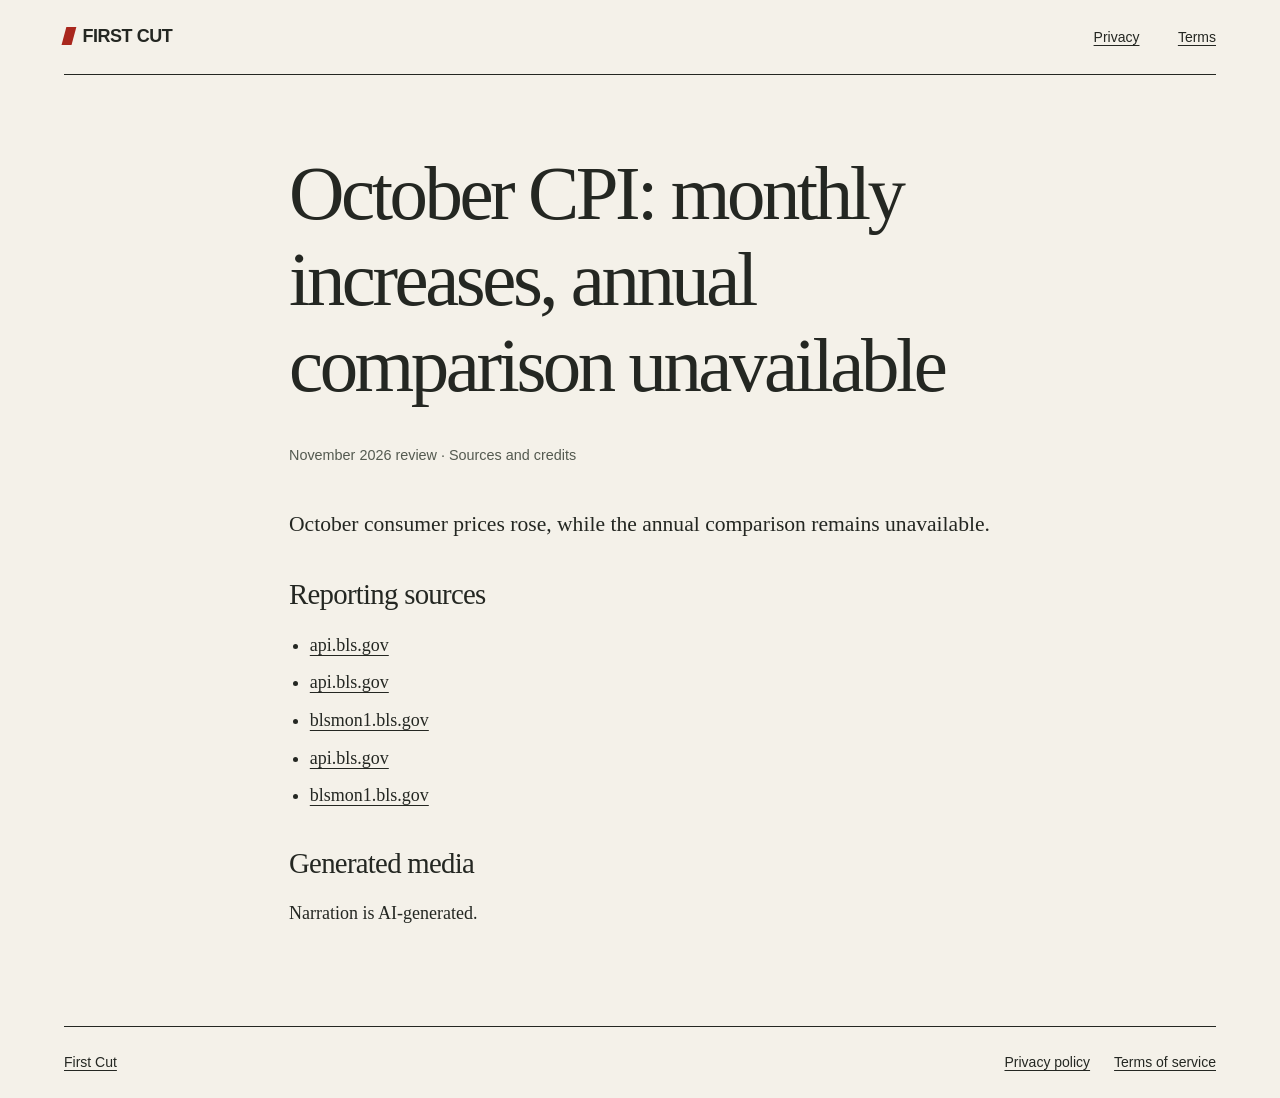
<file: credits/cpi-october-monthly-gap-calendar.html>
<!doctype html>
<html lang="en">
<head><meta charset="utf-8"><meta name="viewport" content="width=device-width, initial-scale=1"><title>October CPI: monthly increases, annual comparison unavailable sources and credits — First Cut</title><meta name="description" content="Sources, photo attribution and AI disclosures for First Cut’s October CPI: monthly increases, annual comparison unavailable review."><link rel="stylesheet" href="../styles.css"><link rel="icon" href="../icon.svg" type="image/svg+xml"></head>
<body>
  <a class="skip" href="#main">Skip to content</a>
  <div class="shell">
    <header class="topbar"><a class="brand" href="../index.html"><span class="brand-mark" aria-hidden="true"></span>FIRST CUT</a><nav aria-label="Main"><a href="../privacy.html">Privacy</a><a href="../terms.html">Terms</a></nav></header>
    <main class="document" id="main">
      <h1>October CPI: monthly increases, annual comparison unavailable</h1>
      <p class="date">November 2026 review · Sources and credits</p>
      <p class="lead">October consumer prices rose, while the annual comparison remains unavailable.</p>
      <h2>Reporting sources</h2>
      <ul>
      <li><a href="https://api.bls.gov/publicAPI/v2/timeseries/data/CUSR0000SA0">api.bls.gov</a></li>
      <li><a href="https://api.bls.gov/publicAPI/v2/timeseries/data/CUSR0000SA0L1E">api.bls.gov</a></li>
      <li><a href="https://blsmon1.bls.gov/schedule/2026/11_sched_list.htm">blsmon1.bls.gov</a></li>
      <li><a href="https://api.bls.gov/publicAPI/v2/timeseries/data/">api.bls.gov</a></li>
      <li><a href="https://blsmon1.bls.gov/schedule/news_release/bls.ics">blsmon1.bls.gov</a></li>
      </ul>
      <h2>Generated media</h2>
      <p>Narration is AI-generated.</p>
    </main>
    <footer><a href="../index.html">First Cut</a><nav aria-label="Legal"><a href="../privacy.html">Privacy policy</a><a href="../terms.html">Terms of service</a></nav></footer>
  </div>
</body>
</html>
</file>
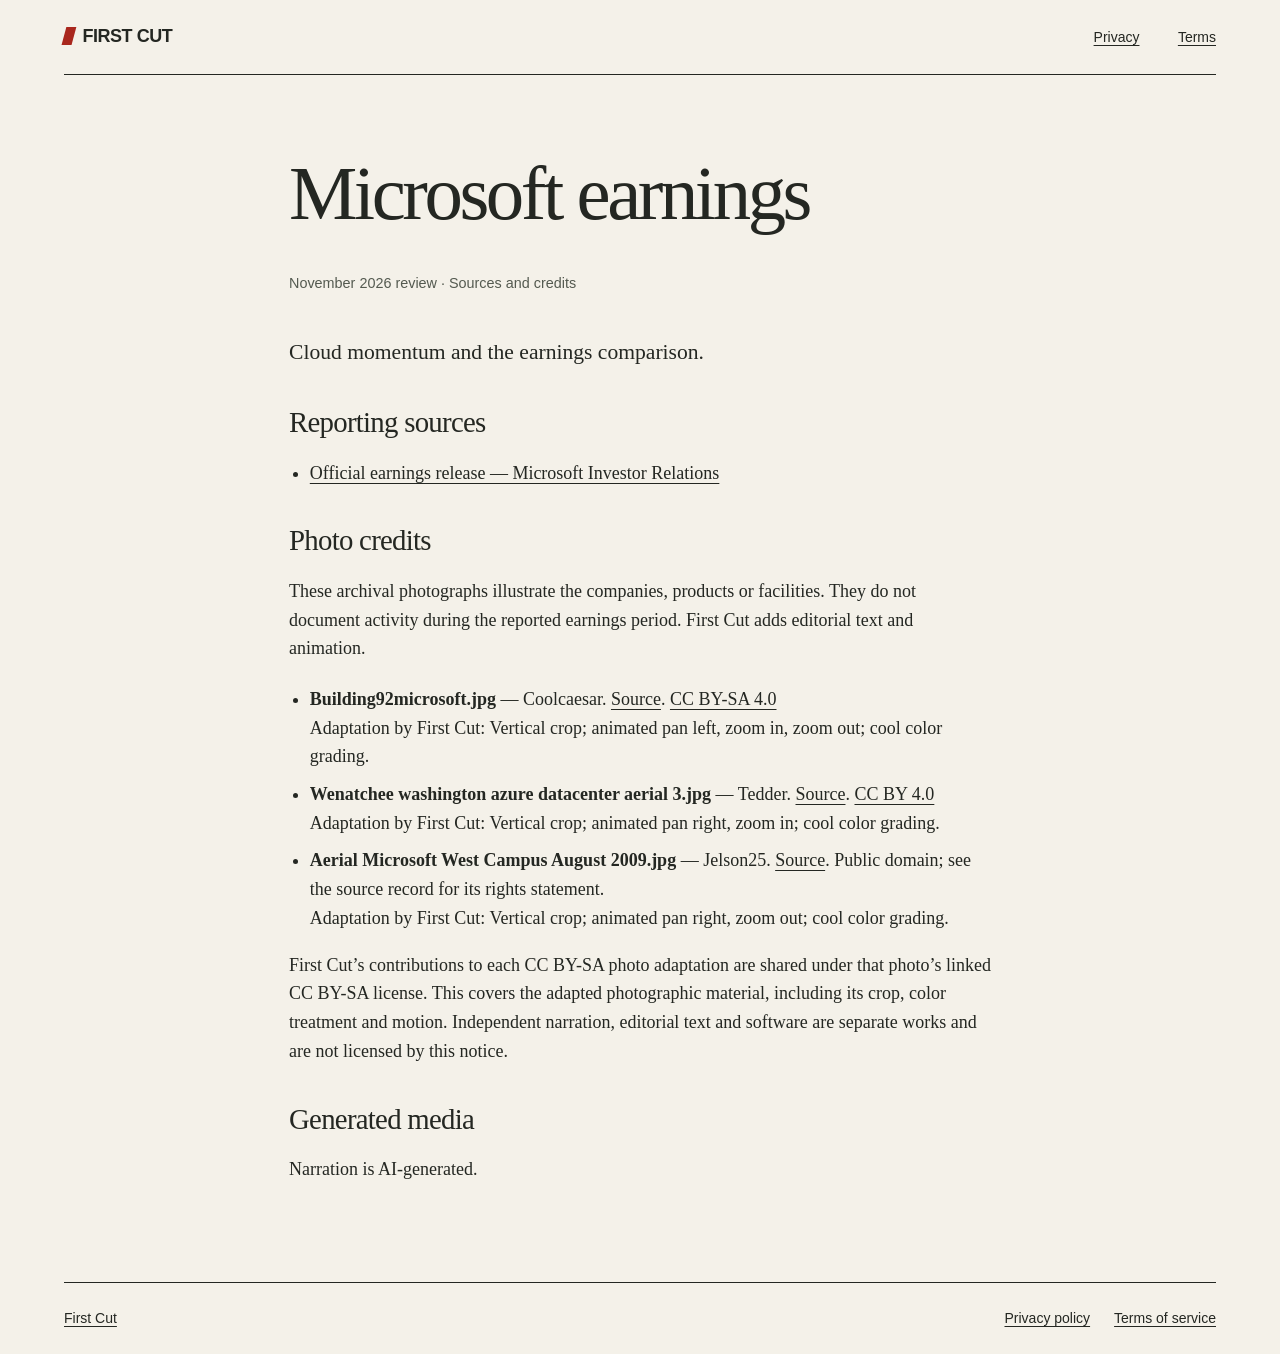
<file: credits/microsoft.html>
<!doctype html>
<html lang="en">
<head><meta charset="utf-8"><meta name="viewport" content="width=device-width, initial-scale=1"><title>Microsoft earnings sources and credits — First Cut</title><meta name="description" content="Sources, photo attribution and AI disclosures for First Cut’s Microsoft earnings review."><link rel="stylesheet" href="../styles.css"><link rel="icon" href="../icon.svg" type="image/svg+xml"></head>
<body>
  <a class="skip" href="#main">Skip to content</a>
  <div class="shell">
    <header class="topbar"><a class="brand" href="../index.html"><span class="brand-mark" aria-hidden="true"></span>FIRST CUT</a><nav aria-label="Main"><a href="../privacy.html">Privacy</a><a href="../terms.html">Terms</a></nav></header>
    <main class="document" id="main">
      <h1>Microsoft earnings</h1>
      <p class="date">November 2026 review · Sources and credits</p>
      <p class="lead">Cloud momentum and the earnings comparison.</p>
      <h2>Reporting sources</h2>
      <ul>
      <li><a href="https://www.microsoft.com/en-us/investor/earnings/fy-2027-q1/press-release-webcast">Official earnings release — Microsoft Investor Relations</a></li>
      </ul>
      <h2>Photo credits</h2>
      <p>These archival photographs illustrate the companies, products or facilities. They do not document activity during the reported earnings period. First Cut adds editorial text and animation.</p>
      <ul>
      <li><strong>Building92microsoft.jpg</strong> — Coolcaesar. <a href="https://commons.wikimedia.org/wiki/File:Building92microsoft.jpg">Source</a>. <a href="https://creativecommons.org/licenses/by-sa/4.0">CC BY-SA 4.0</a><br>Adaptation by First Cut: Vertical crop; animated pan left, zoom in, zoom out; cool color grading.</li>
      <li><strong>Wenatchee washington azure datacenter aerial 3.jpg</strong> — Tedder. <a href="https://commons.wikimedia.org/wiki/File:Wenatchee_washington_azure_datacenter_aerial_3.jpg">Source</a>. <a href="https://creativecommons.org/licenses/by/4.0">CC BY 4.0</a><br>Adaptation by First Cut: Vertical crop; animated pan right, zoom in; cool color grading.</li>
      <li><strong>Aerial Microsoft West Campus August 2009.jpg</strong> — Jelson25. <a href="https://commons.wikimedia.org/wiki/File:Aerial_Microsoft_West_Campus_August_2009.jpg">Source</a>. Public domain; see the source record for its rights statement.<br>Adaptation by First Cut: Vertical crop; animated pan right, zoom out; cool color grading.</li>
      </ul>
      <p>First Cut’s contributions to each CC BY-SA photo adaptation are shared under that photo’s linked CC BY-SA license. This covers the adapted photographic material, including its crop, color treatment and motion. Independent narration, editorial text and software are separate works and are not licensed by this notice.</p>
      <h2>Generated media</h2>
      <p>Narration is AI-generated.</p>
    </main>
    <footer><a href="../index.html">First Cut</a><nav aria-label="Legal"><a href="../privacy.html">Privacy policy</a><a href="../terms.html">Terms of service</a></nav></footer>
  </div>
</body>
</html>
</file>
<file: styles.css>
:root{color-scheme:light;--paper:#f4f1e9;--ink:#242722;--muted:#545a50;--rule:#b8bdb1;--accent:#a9271d;--gutter:clamp(1.25rem,5vw,5rem)}
*{box-sizing:border-box}html{scroll-behavior:smooth}body{margin:0;background:var(--paper);color:var(--ink);font:1.125rem/1.6 Georgia,'Times New Roman',serif}a{color:inherit;text-underline-offset:.22em;text-decoration-thickness:1px}a:hover{color:var(--accent)}a:focus-visible{outline:3px solid var(--accent);outline-offset:5px}p{margin:0 0 1.2em}h1,h2,h3,p{overflow-wrap:break-word}h1,h2,h3{line-height:1.12;font-weight:400}h1{font-size:clamp(2.8rem,7vw,6rem);letter-spacing:-.045em;margin:0 0 .45em}h2{font-size:clamp(1.7rem,3.2vw,2.8rem);letter-spacing:-.025em;margin:0 0 .7em}h3{font-size:1.35rem;margin:1.8em 0 .65em}.shell{max-width:1440px;margin:auto;padding-inline:var(--gutter)}.skip{position:absolute;left:1rem;top:-5rem;background:var(--paper);padding:.7rem;z-index:3}.skip:focus{top:1rem}.topbar{display:flex;justify-content:space-between;align-items:center;gap:1rem;padding-block:1.4rem;border-bottom:1px solid var(--ink);font-family:'Franklin Gothic Medium','Arial Narrow',sans-serif;font-size:.875rem}.brand{font-size:1.125rem;font-weight:bold;letter-spacing:-.025em;text-decoration:none;white-space:nowrap}.brand-mark{display:inline-block;width:.6rem;height:1.1rem;background:var(--accent);transform:skew(-15deg);margin-right:.55rem;vertical-align:-.15rem}.topbar nav{display:flex;gap:clamp(1rem,3vw,2.5rem)}.masthead{padding-top:clamp(2rem,5vw,4.5rem);padding-bottom:clamp(2rem,4vw,3rem);border-bottom:7px solid var(--ink)}.masthead h1{font-family:'Franklin Gothic Heavy','Arial Black',sans-serif;font-weight:900;line-height:.85;font-size:clamp(4rem,15.6vw,14rem);letter-spacing:-.075em;margin:0 0 .12em}.masthead .coverage{display:flex;gap:.5em;flex-wrap:wrap;align-items:center;margin:0;font-family:'Franklin Gothic Medium','Arial Narrow',sans-serif;font-size:clamp(.95rem,1.5vw,1.25rem)}.coverage span+span:before{content:' / ';color:var(--accent);margin-right:.5em}.intro{display:grid;grid-template-columns:minmax(0,1.35fr) minmax(0,1fr);gap:clamp(2rem,6vw,6rem);padding-block:clamp(3rem,6vw,6rem);border-bottom:1px solid var(--ink)}.intro h2{font-size:clamp(2.2rem,4vw,4rem);max-width:15ch}.intro p:last-child{margin-bottom:0}.desk{display:grid;grid-template-columns:minmax(0,.8fr) minmax(0,1.4fr);gap:clamp(2rem,6vw,6rem);padding-block:3.5rem}.desk-list{margin:0}.desk-list div{display:grid;grid-template-columns:minmax(0,.7fr) minmax(0,1fr);gap:1.5rem;padding-block:1.3rem;border-top:1px solid var(--rule)}.desk-list dt{font-family:'Franklin Gothic Medium','Arial Narrow',sans-serif;font-size:1rem}.desk-list dd{margin:0}.publisher{border-top:1px solid var(--ink);padding-block:3rem;max-width:none}.publisher p{max-width:70ch}.contact{display:flex;flex-wrap:wrap;align-items:baseline;gap:1rem 3rem;padding-block:2.5rem;border-top:1px solid var(--ink)}.contact h2{margin:0}.contact a{overflow-wrap:anywhere}footer{border-top:1px solid var(--ink);padding-block:1.5rem;display:flex;justify-content:space-between;gap:1.5rem;flex-wrap:wrap;font-family:'Franklin Gothic Medium','Arial Narrow',sans-serif;font-size:.875rem}footer nav{display:flex;gap:1.5rem}.document{max-width:78ch;margin:0 auto;padding-block:clamp(2.5rem,6vw,5rem)}.document h1{font-size:clamp(2.8rem,6vw,5rem)}.document h2{font-size:1.8rem;margin-top:2.3rem}.document ul{padding-left:1.3rem}.document li+li{margin-top:.55rem}.date{font-family:'Franklin Gothic Medium','Arial Narrow',sans-serif;color:var(--muted);font-size:.9rem;margin-bottom:2.5rem}.document a{overflow-wrap:anywhere}.document .lead{font-size:1.35rem}.notice{border-left:3px solid var(--accent);padding-left:1rem}
@media(max-width:680px){.topbar{align-items:flex-start}.topbar nav{gap:1rem}.intro,.desk{grid-template-columns:1fr;gap:1.25rem}.intro h2{max-width:none}.desk-list div{grid-template-columns:1fr;gap:.5rem}.masthead h1{font-size:16vw}.contact{display:block}.contact h2{margin-bottom:.65rem}footer{display:block}footer nav{margin-top:.7rem}}
@media(prefers-reduced-motion:reduce){html{scroll-behavior:auto}}
@media print{body{background:white;color:black}.topbar,.skip,footer{display:none}.document{padding:0;max-width:none}a{color:inherit}.shell{padding:0}}
</file>
